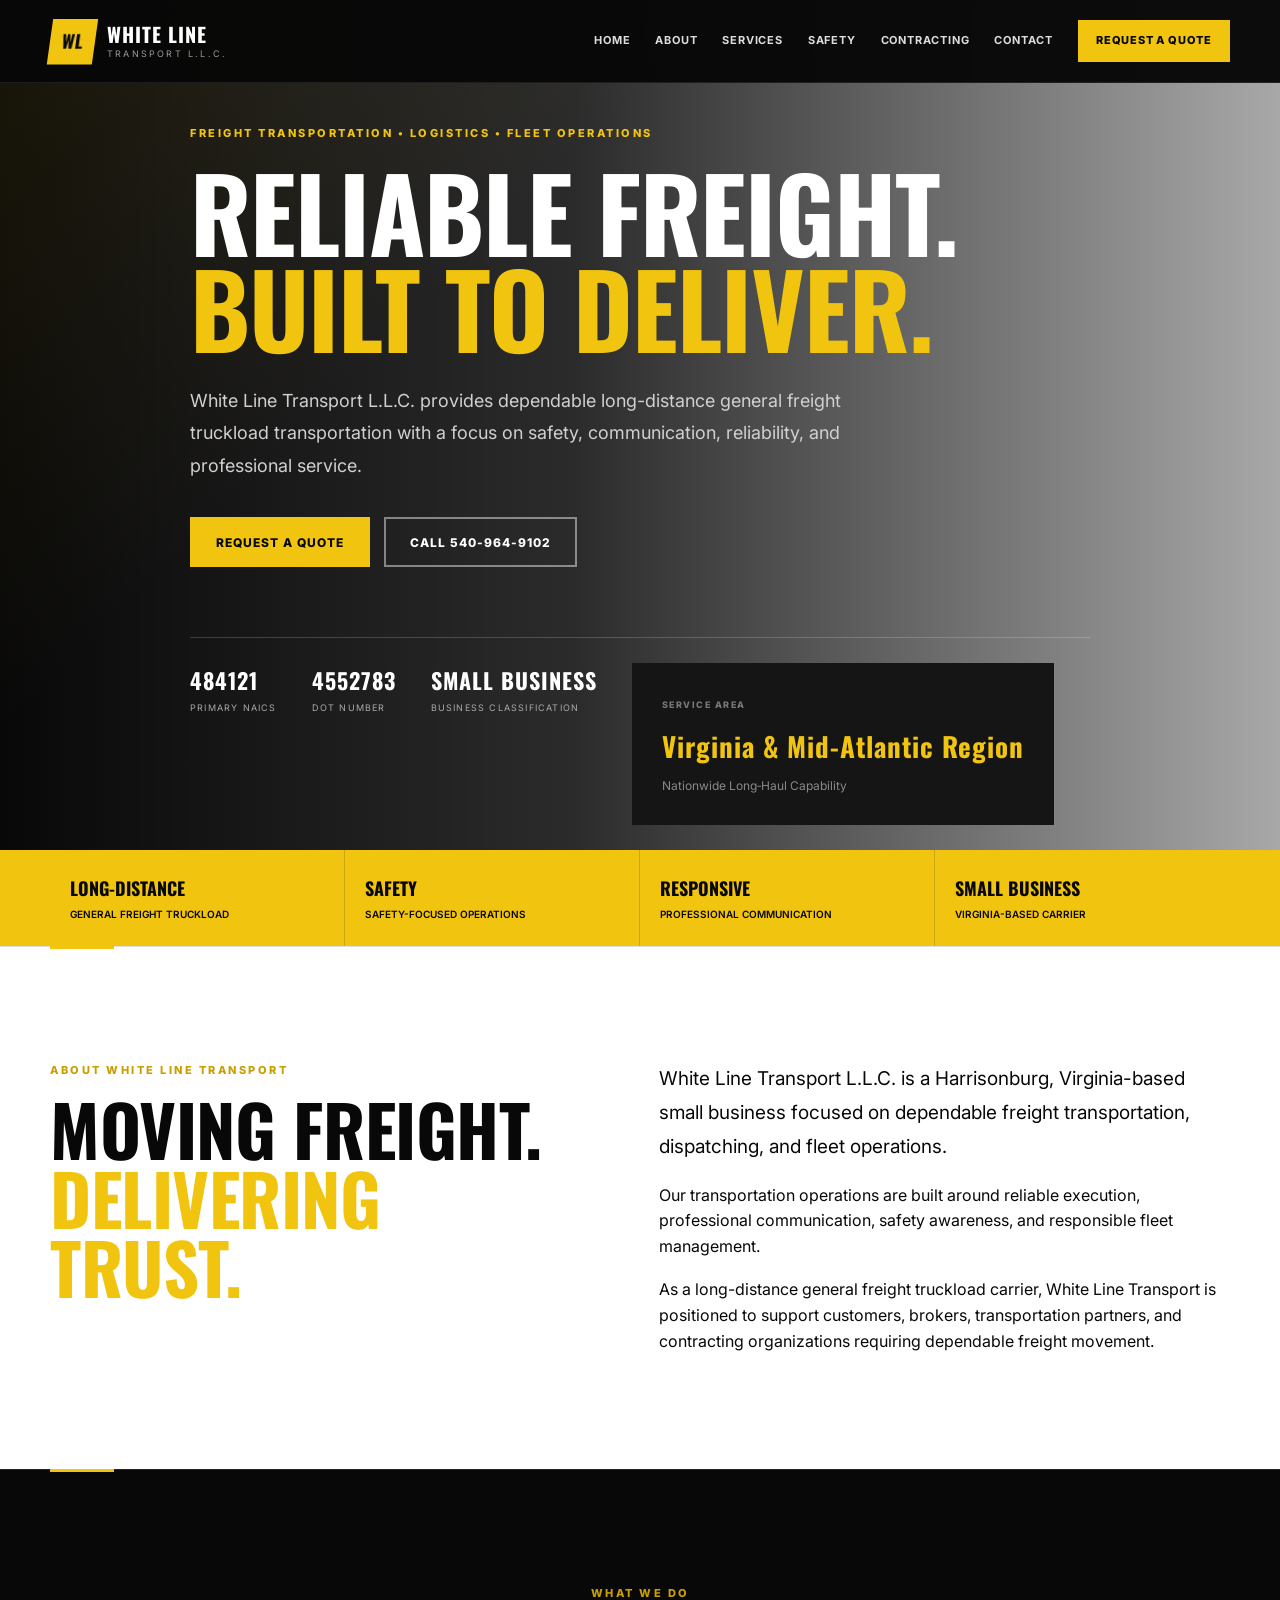
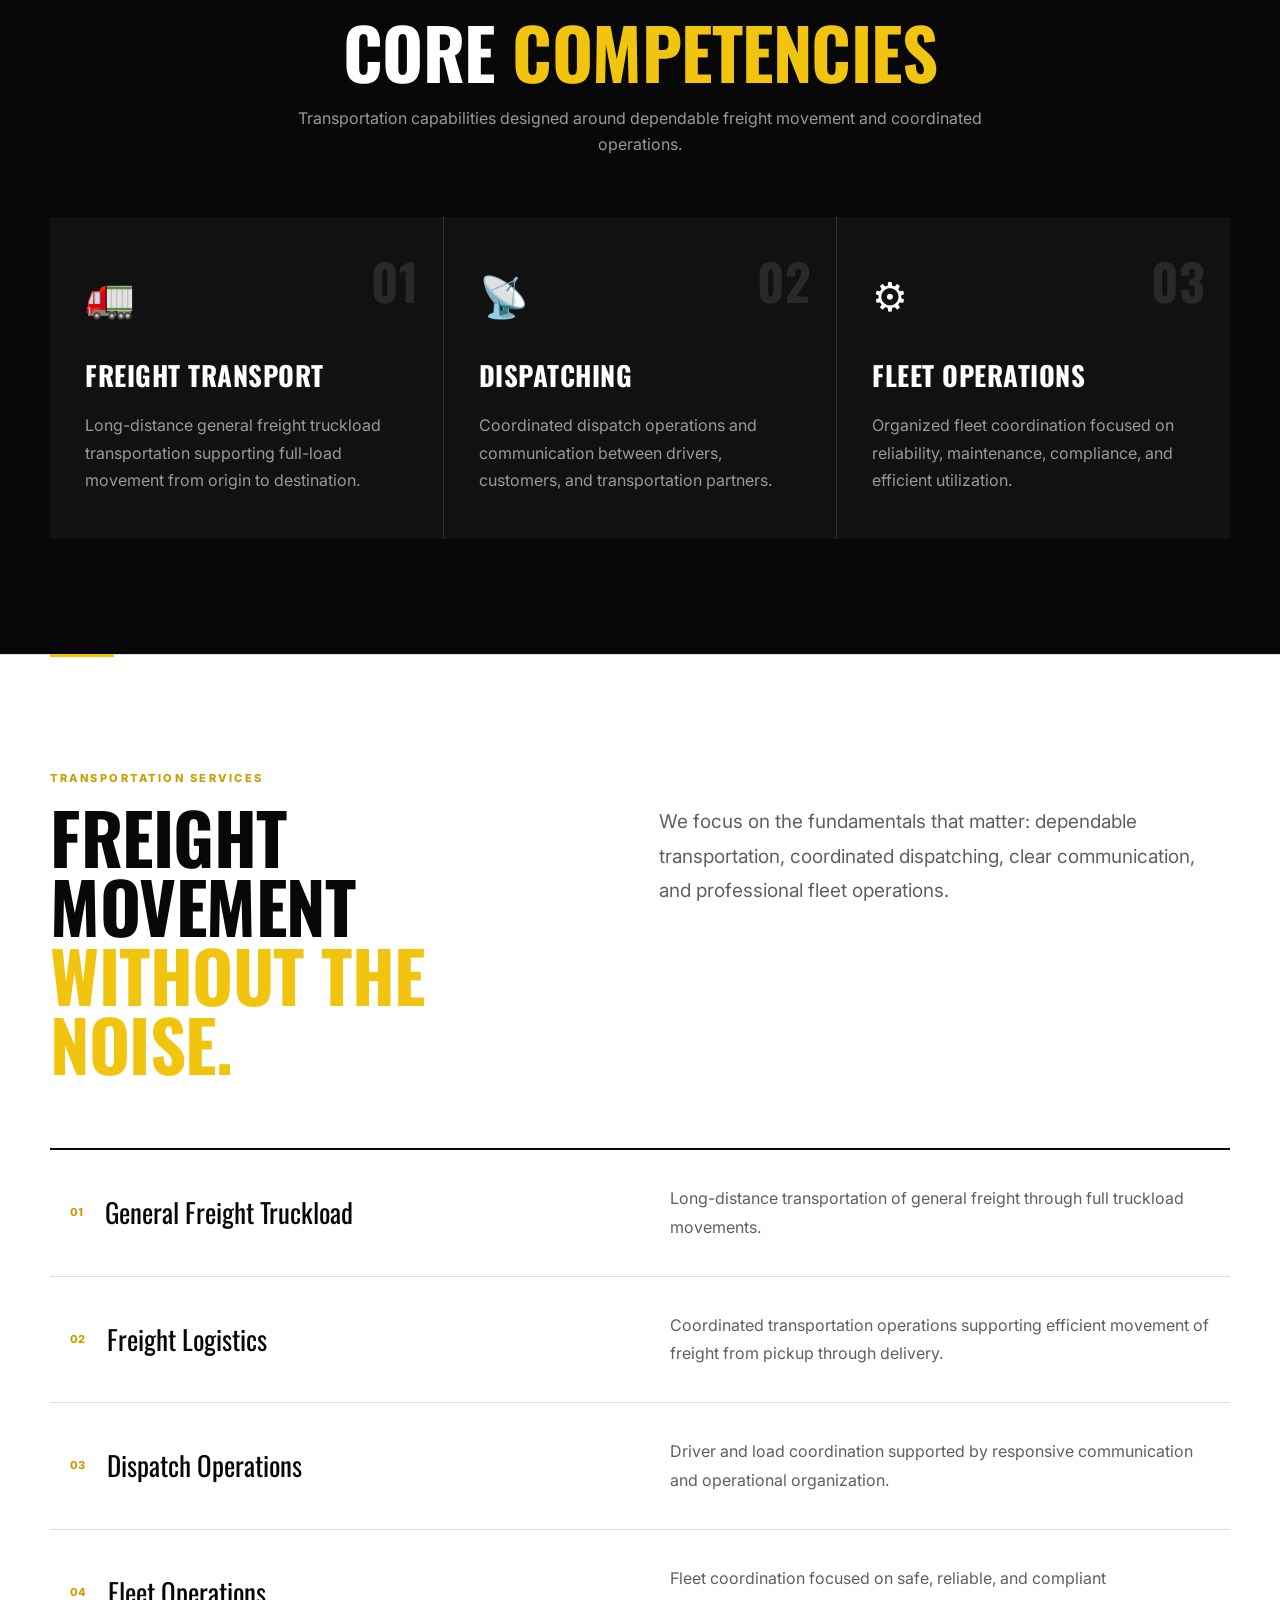
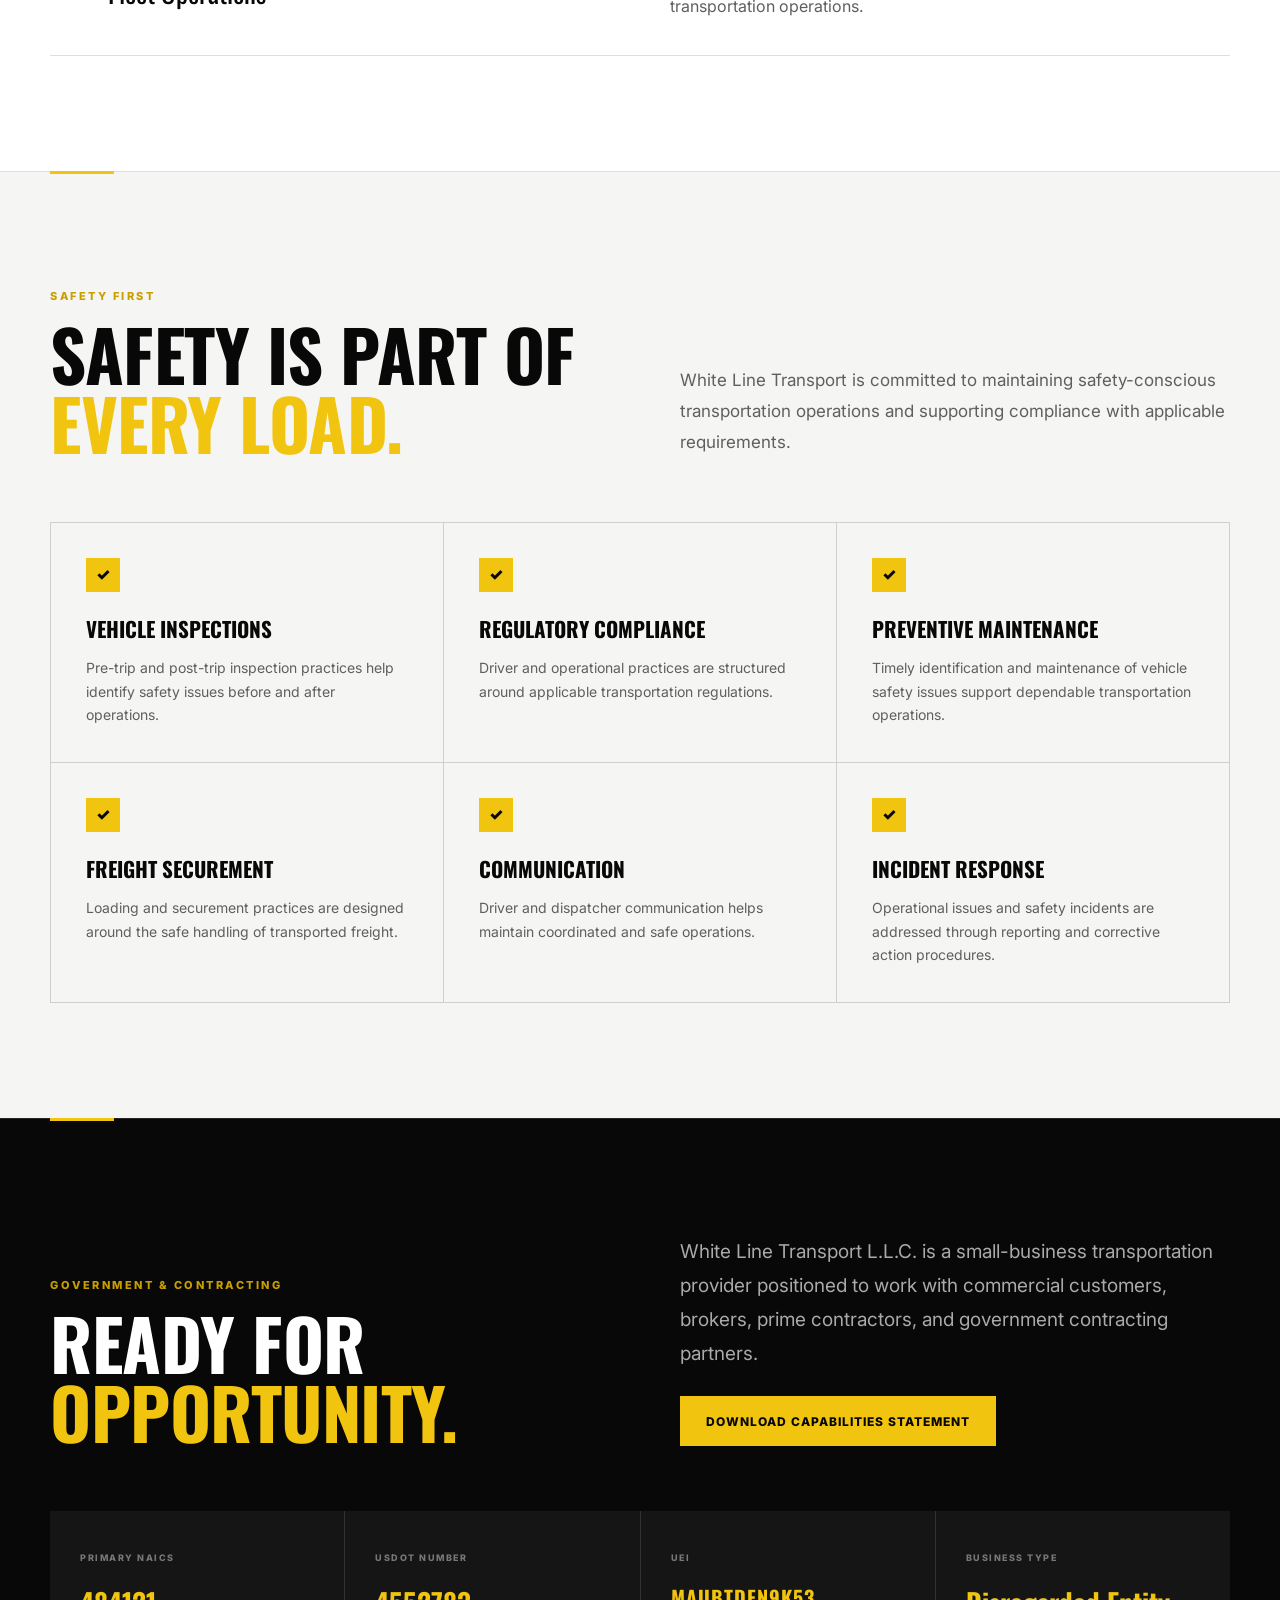
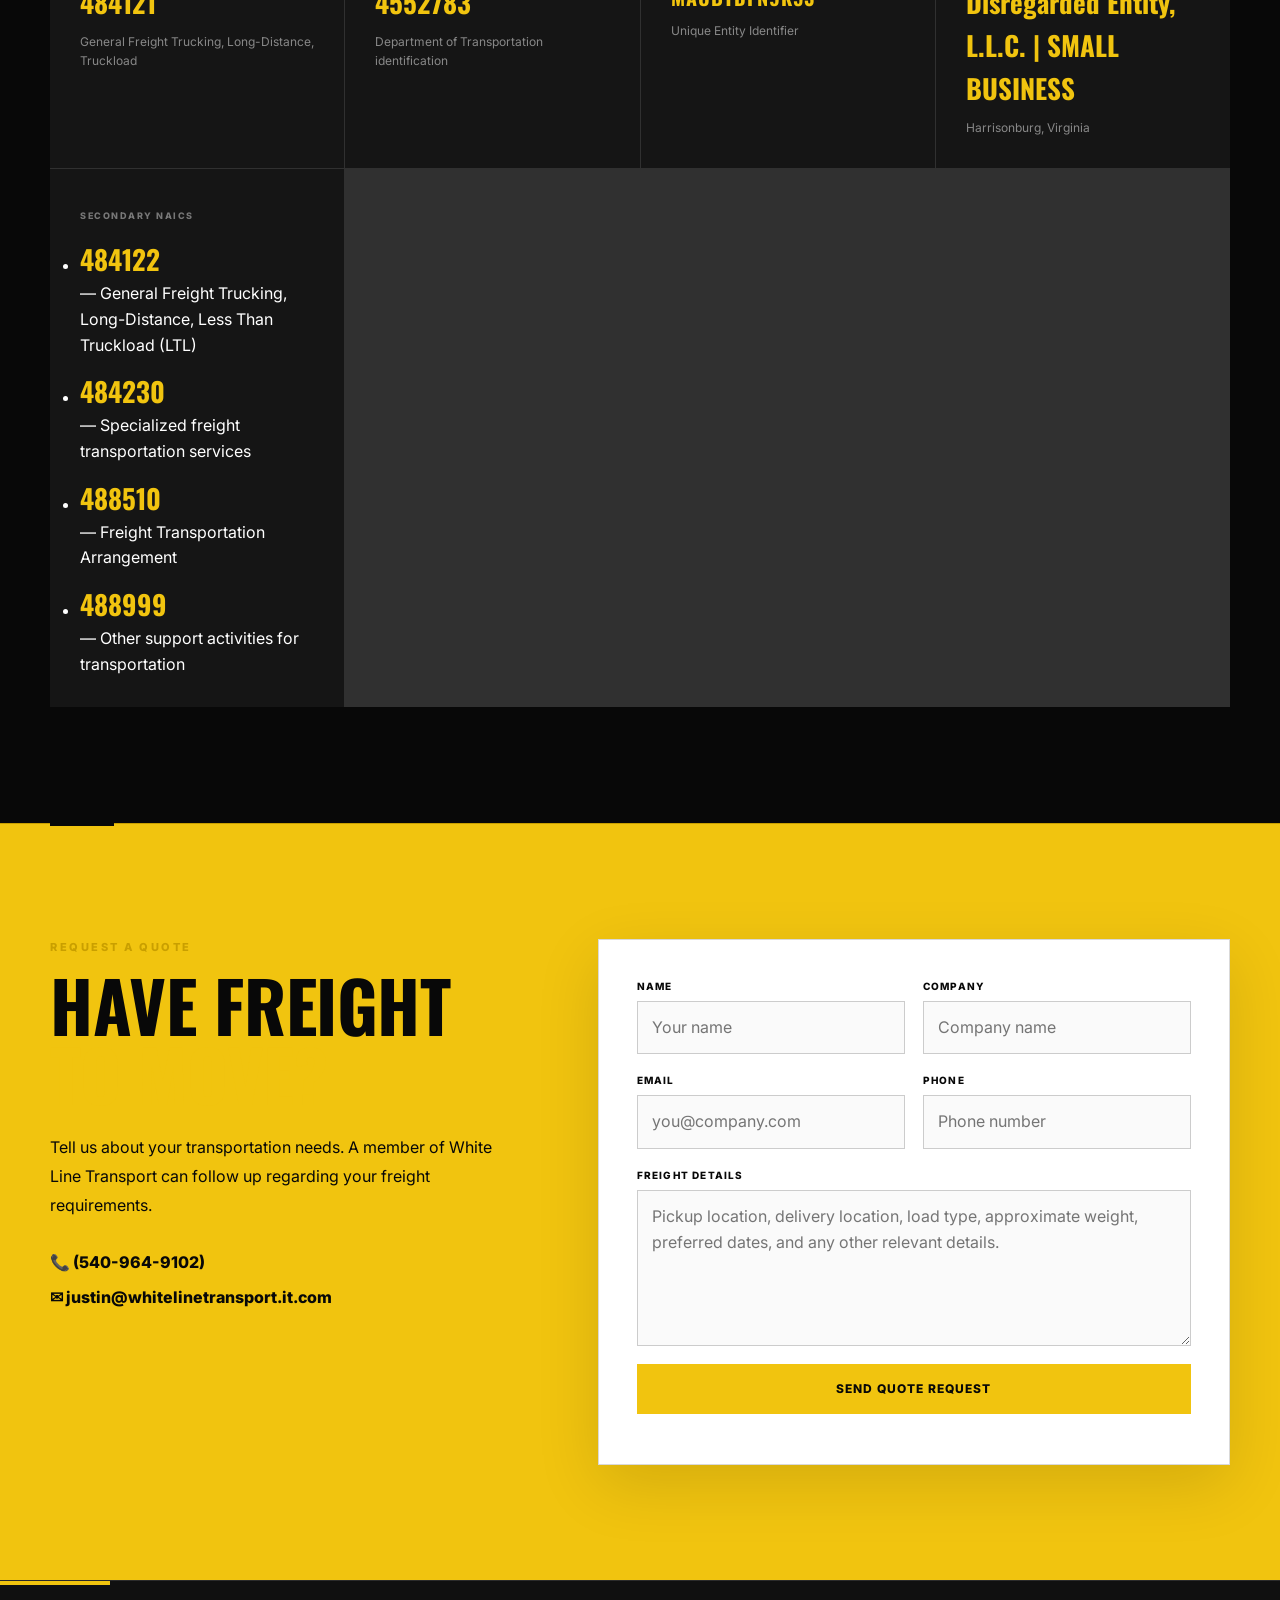
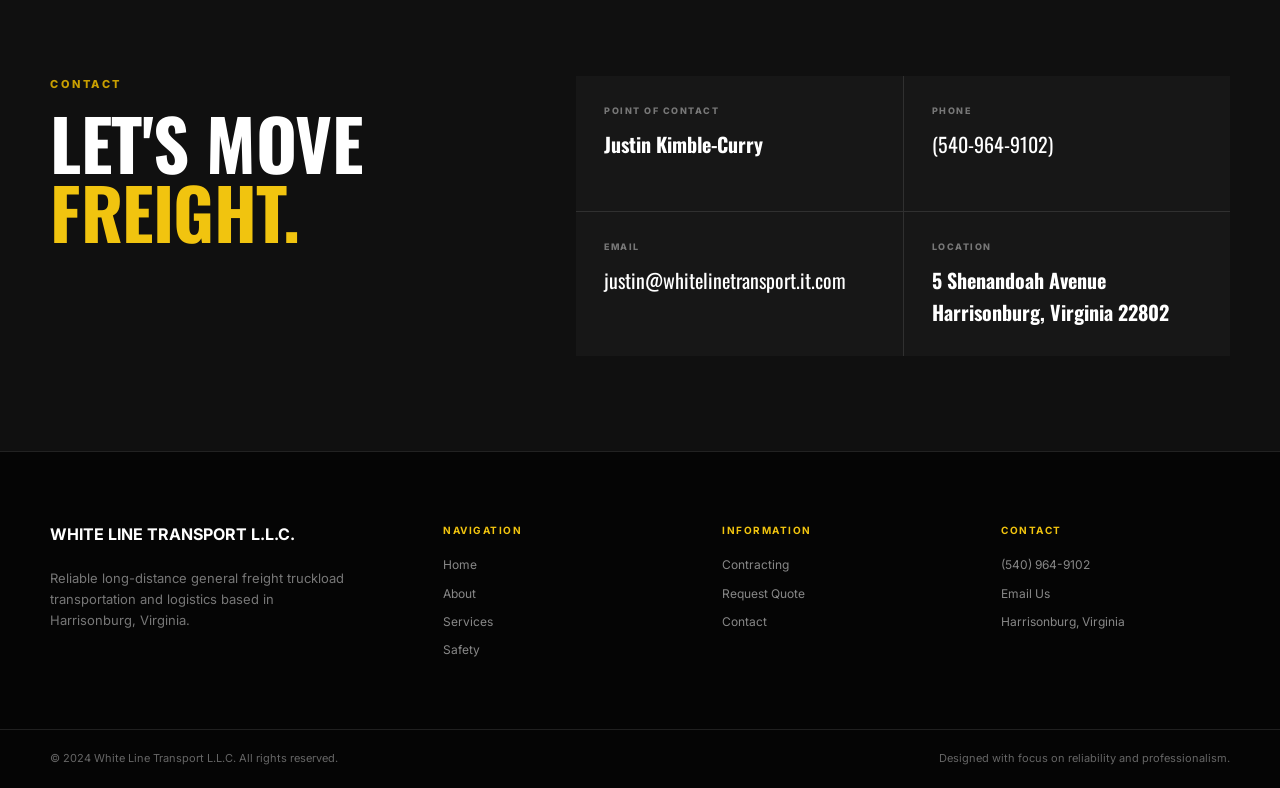
<file: index.html>
<!DOCTYPE html>
<html lang="en">
<head>
    <meta charset="UTF-8">

    <meta
        name="viewport"
        content="width=device-width, initial-scale=1.0"
    >

    <meta
        name="description"
        content="White Line Transport L.L.C. - Reliable long-distance general freight truckload transportation, logistics, dispatching, and fleet operations based in Harrisonburg, Virginia."
    >

    <meta
        name="keywords"
        content="White Line Transport, freight carrier, trucking company, Harrisonburg VA, freight transportation, logistics, truckload, NAICS 484121"
    >

    <meta name="author" content="White Line Transport L.L.C.">

    <title>
        White Line Transport L.L.C. | Freight Transportation & Logistics
    </title>

    <link rel="stylesheet" href="style.css">

    <link
        rel="preconnect"
        href="https://fonts.googleapis.com"
    >

    <link
        rel="preconnect"
        href="https://fonts.gstatic.com"
        crossorigin
    >

    <link
        href="https://fonts.googleapis.com/css2?family=Inter:wght@400;500;600;700;800&family=Oswald:wght@400;500;600;700&display=swap"
        rel="stylesheet"
    >
</head>

<body>

<!-- =========================================
     NAVIGATION
========================================= -->

<header class="site-header">

    <div class="container nav-container">

        <a href="#home" class="logo">

            <div class="logo-mark">
                WL
            </div>

            <div class="logo-text">
                <strong>WHITE LINE</strong>
                <span>TRANSPORT L.L.C.</span>
            </div>

        </a>

        <button
            class="mobile-menu-button"
            id="mobileMenuButton"
            aria-label="Open navigation"
        >
            <span></span>
            <span></span>
            <span></span>
        </button>

        <nav id="mainNav">

            <a href="#home">Home</a>

            <a href="#about">About</a>

            <a href="#services">Services</a>

            <a href="#safety">Safety</a>

            <a href="#contracting">Contracting</a>

            <a href="#contact">Contact</a>

            <a
                href="#quote"
                class="nav-button"
            >
                Request a Quote
            </a>

        </nav>

    </div>

</header>


<!-- =========================================
     HERO
========================================= -->

<main>

<section id="home" class="hero">

    <div class="hero-overlay"></div>

    <div class="container hero-content">

        <div class="hero-label">
            FREIGHT TRANSPORTATION • LOGISTICS • FLEET OPERATIONS
        </div>

        <h1>
            RELIABLE FREIGHT.
            <br>
            <span>BUILT TO DELIVER.</span>
        </h1>

        <p>
            White Line Transport L.L.C. provides dependable
            long-distance general freight truckload transportation
            with a focus on safety, communication, reliability,
            and professional service.
        </p>

        <div class="hero-buttons">

            <a
                href="#quote"
                class="button button-primary"
            >
                Request a Quote
            </a>

            <a
                href="tel:15409649102"
                class="button button-outline"
            >
                Call 540-964-9102
            </a>

        </div>

        <div class="hero-credentials">

            <div>
                <strong>484121</strong>
                <span>Primary NAICS</span>
            </div>

            <div>
                <strong>4552783</strong>
                <span>DOT Number</span>
            </div>

            <div>
                <strong>SMALL BUSINESS</strong>
                <span>Business Classification</span>
            </div>

            <div class="credential">
                <span>SERVICE AREA</span>
                <strong>Virginia &amp; Mid‑Atlantic Region</strong>
                <p>Nationwide Long‑Haul Capability</p>
            </div>

        </div>

    </div>

</section>


<!-- =========================================
     TRUST BAR
========================================= -->

<section class="trust-bar">

    <div class="container trust-grid">

        <div class="trust-item">
            <strong>LONG-DISTANCE</strong>
            <span>General Freight Truckload</span>
        </div>

        <div class="trust-item">
            <strong>SAFETY</strong>
            <span>Safety-Focused Operations</span>
        </div>

        <div class="trust-item">
            <strong>RESPONSIVE</strong>
            <span>Professional Communication</span>
        </div>

        <div class="trust-item">
            <strong>SMALL BUSINESS</strong>
            <span>Virginia-Based Carrier</span>
        </div>

    </div>

</section>


<!-- =========================================
     ABOUT
========================================= -->

<section id="about" class="section about-section">

    <div class="container two-column">

        <div>

            <div class="section-label">
                ABOUT WHITE LINE TRANSPORT
            </div>

            <h2>
                MOVING FREIGHT.
                <br>
                <span>DELIVERING TRUST.</span>
            </h2>

        </div>

        <div class="about-copy">

            <p class="lead">
                White Line Transport L.L.C. is a
                Harrisonburg, Virginia-based small business
                focused on dependable freight transportation,
                dispatching, and fleet operations.
            </p>

            <p>
                Our transportation operations are built around
                reliable execution, professional communication,
                safety awareness, and responsible fleet management.
            </p>

            <p>
                As a long-distance general freight truckload
                carrier, White Line Transport is positioned to
                support customers, brokers, transportation
                partners, and contracting organizations requiring
                dependable freight movement.
            </p>

        </div>

    </div>

</section>


<!-- =========================================
     CORE COMPETENCIES
========================================= -->

<section class="section dark-section">

    <div class="container">

        <div class="center-heading">

            <div class="section-label">
                WHAT WE DO
            </div>

            <h2>
                CORE <span>COMPETENCIES</span>
            </h2>

            <p>
                Transportation capabilities designed around
                dependable freight movement and coordinated
                operations.
            </p>

        </div>


        <div class="competency-grid">

            <article class="competency-card">

                <div class="card-number">
                    01
                </div>

                <div class="card-icon">
                    🚛
                </div>

                <h3>
                    FREIGHT TRANSPORT
                </h3>

                <p>
                    Long-distance general freight truckload
                    transportation supporting full-load
                    movement from origin to destination.
                </p>

            </article>


            <article class="competency-card">

                <div class="card-number">
                    02
                </div>

                <div class="card-icon">
                    📡
                </div>

                <h3>
                    DISPATCHING
                </h3>

                <p>
                    Coordinated dispatch operations and
                    communication between drivers, customers,
                    and transportation partners.
                </p>

            </article>


            <article class="competency-card">

                <div class="card-number">
                    03
                </div>

                <div class="card-icon">
                    ⚙
                </div>

                <h3>
                    FLEET OPERATIONS
                </h3>

                <p>
                    Organized fleet coordination focused on
                    reliability, maintenance, compliance,
                    and efficient utilization.
                </p>

            </article>

        </div>

    </div>

</section>


<!-- =========================================
     SERVICES
========================================= -->

<section id="services" class="section">

    <div class="container">

        <div class="two-column services-heading">

            <div>

                <div class="section-label">
                    TRANSPORTATION SERVICES
                </div>

                <h2>
                    FREIGHT MOVEMENT
                    <br>
                    <span>WITHOUT THE NOISE.</span>
                </h2>

            </div>

            <p class="lead">
                We focus on the fundamentals that matter:
                dependable transportation, coordinated
                dispatching, clear communication, and
                professional fleet operations.
            </p>

        </div>


        <div class="service-list">

            <div class="service-row">

                <div class="service-title">
                    <span>01</span>
                    General Freight Truckload
                </div>

                <p>
                    Long-distance transportation of general
                    freight through full truckload movements.
                </p>

            </div>


            <div class="service-row">

                <div class="service-title">
                    <span>02</span>
                    Freight Logistics
                </div>

                <p>
                    Coordinated transportation operations
                    supporting efficient movement of freight
                    from pickup through delivery.
                </p>

            </div>


            <div class="service-row">

                <div class="service-title">
                    <span>03</span>
                    Dispatch Operations
                </div>

                <p>
                    Driver and load coordination supported by
                    responsive communication and operational
                    organization.
                </p>

            </div>


            <div class="service-row">

                <div class="service-title">
                    <span>04</span>
                    Fleet Operations
                </div>

                <p>
                    Fleet coordination focused on safe,
                    reliable, and compliant transportation
                    operations.
                </p>

            </div>

        </div>

    </div>

</section>


<!-- =========================================
     SAFETY
========================================= -->

<section id="safety" class="section safety-section">

    <div class="container">

        <div class="safety-header">

            <div>

                <div class="section-label">
                    SAFETY FIRST
                </div>

                <h2>
                    SAFETY IS PART OF
                    <br>
                    <span>EVERY LOAD.</span>
                </h2>

            </div>

            <p>
                White Line Transport is committed to maintaining
                safety-conscious transportation operations and
                supporting compliance with applicable requirements.
            </p>

        </div>


        <div class="safety-grid">

            <div class="safety-item">

                <div class="safety-icon">
                    ✓
                </div>

                <h3>
                    VEHICLE INSPECTIONS
                </h3>

                <p>
                    Pre-trip and post-trip inspection practices
                    help identify safety issues before and after
                    operations.
                </p>

            </div>


            <div class="safety-item">

                <div class="safety-icon">
                    ✓
                </div>

                <h3>
                    REGULATORY COMPLIANCE
                </h3>

                <p>
                    Driver and operational practices are structured
                    around applicable transportation regulations.
                </p>

            </div>


            <div class="safety-item">

                <div class="safety-icon">
                    ✓
                </div>

                <h3>
                    PREVENTIVE MAINTENANCE
                </h3>

                <p>
                    Timely identification and maintenance of
                    vehicle safety issues support dependable
                    transportation operations.
                </p>

            </div>


            <div class="safety-item">

                <div class="safety-icon">
                    ✓
                </div>

                <h3>
                    FREIGHT SECUREMENT
                </h3>

                <p>
                    Loading and securement practices are designed
                    around the safe handling of transported freight.
                </p>

            </div>


            <div class="safety-item">

                <div class="safety-icon">
                    ✓
                </div>

                <h3>
                    COMMUNICATION
                </h3>

                <p>
                    Driver and dispatcher communication helps
                    maintain coordinated and safe operations.
                </p>

            </div>


            <div class="safety-item">

                <div class="safety-icon">
                    ✓
                </div>

                <h3>
                    INCIDENT RESPONSE
                </h3>

                <p>
                    Operational issues and safety incidents are
                    addressed through reporting and corrective
                    action procedures.
                </p>

            </div>

        </div>

    </div>

</section>


<!-- =========================================
     GOVERNMENT CONTRACTING
========================================= -->

<section id="contracting" class="section contracting-section">

    <div class="container">

        <div class="contracting-header">

            <div>

                <div class="section-label">
                    GOVERNMENT & CONTRACTING
                </div>

                <h2>
                    READY FOR
                    <br>
                    <span>OPPORTUNITY.</span>
                </h2>

            </div>

            <div>

                <p class="lead">
                    White Line Transport L.L.C. is a small-business
                    transportation provider positioned to work with
                    commercial customers, brokers, prime contractors,
                    and government contracting partners.
                </p>

                <a
                    href="https://raw.githubusercontent.com/iTechDMV/white-line-transport/main/White_Line_Transport_Capabilities_Statement.pdf"
                    class="button button-primary"
                    download
                >
                    Download Capabilities Statement
                </a>

            </div>

        </div>


        <div class="credentials">

            <div class="credential">

                <span>
                    PRIMARY NAICS
                </span>

                <strong>
                    484121
                </strong>

                <p>
                    General Freight Trucking,
                    Long-Distance, Truckload
                </p>

            </div>


            <div class="credential">

                <span>
                    USDOT NUMBER
                </span>

                <strong>
                    4552783
                </strong>

                <p>
                    Department of Transportation
                    identification
                </p>

            </div>


            <div class="credential">

                <span>
                    UEI
                </span>

                <strong class="uei">
                    MAUBTDFN9K53
                </strong>

                <p>
                    Unique Entity Identifier
                </p>

            </div>


            <div class="credential">

                <span>
                    BUSINESS TYPE
                </span>

                <strong>
                   Disregarded Entity, L.L.C. | SMALL BUSINESS
                </strong>

                <p>
                    Harrisonburg, Virginia
                </p>

            </div>


            <div class="credential">
                <span>SECONDARY NAICS</span>
                <ul class="naics-list" aria-label="Secondary NAICS codes">
                    <li><strong>484122</strong> — General Freight Trucking, Long-Distance, Less Than Truckload (LTL)</li>
                    <li><strong>484230</strong> — Specialized freight transportation services</li>
                    <li><strong>488510</strong> — Freight Transportation Arrangement</li>
                    <li><strong>488999</strong> — Other support activities for transportation</li>
                </ul>
            </div>

        </div>

    </div>

</section>


<!-- =========================================
     QUOTE
========================================= -->

<section id="quote" class="section quote-section">

    <div class="container quote-container">

        <div class="quote-intro">

            <div class="section-label">
                REQUEST A QUOTE
            </div>

            <h2>
                HAVE FREIGHT
                <br>
                <span>TO MOVE?</span>
            </h2>

            <p>
                Tell us about your transportation needs.
                A member of White Line Transport can follow
                up regarding your freight requirements.
            </p>

            <div class="direct-contact">

                <a href="tel:15409649102">
                    📞 (540-964-9102)
                </a>

                <a href="mailto:justin@whitelinetransport.it.com">
                    ✉ justin@whitelinetransport.it.com
                </a>

            </div>

        </div>


        <form
            class="quote-form"
            id="quoteForm"
        >

            <div class="form-row">

                <div class="form-group">

                    <label for="name">
                        Name
                    </label>

                    <input
                        type="text"
                        id="name"
                        name="name"
                        required
                        placeholder="Your name"
                    >

                </div>


                <div class="form-group">

                    <label for="company">
                        Company
                    </label>

                    <input
                        type="text"
                        id="company"
                        name="company"
                        placeholder="Company name"
                    >

                </div>

            </div>


            <div class="form-row">

                <div class="form-group">

                    <label for="email">
                        Email
                    </label>

                    <input
                        type="email"
                        id="email"
                        name="email"
                        required
                        placeholder="you@company.com"
                    >

                </div>


                <div class="form-group">

                    <label for="phone">
                        Phone
                    </label>

                    <input
                        type="tel"
                        id="phone"
                        name="phone"
                        placeholder="Phone number"
                    >

                </div>

            </div>


            <div class="form-group">

                <label for="freight">
                    Freight Details
                </label>

                <textarea
                    id="freight"
                    name="freight"
                    rows="5"
                    placeholder="Pickup location, delivery location, load type, approximate weight, preferred dates, and any other relevant details."
                ></textarea>

            </div>


            <button
                type="submit"
                class="button button-primary form-button"
            >
                Send Quote Request
            </button>

            <p
                id="formMessage"
                class="form-message"
            ></p>

        </form>

    </div>

</section>


<!-- =========================================
     CONTACT
========================================= -->

<section id="contact" class="contact-section">

    <div class="container">

        <div class="contact-grid">

            <div>

                <div class="section-label">
                    CONTACT
                </div>

                <h2>
                    LET'S MOVE
                    <br>
                    <span>FREIGHT.</span>
                </h2>

            </div>


            <div class="contact-details">

                <div class="contact-item">

                    <span>
                        POINT OF CONTACT
                    </span>

                    <strong>
                        Justin Kimble-Curry
                    </strong>

                </div>


                <div class="contact-item">

                    <span>
                        PHONE
                    </span>

                    <a href="tel:15409649102">
                        (540-964-9102)
                    </a>

                </div>


                <div class="contact-item">

                    <span>
                        EMAIL
                    </span>

                    <a href="mailto:justin@whitelinetransport.it.com">
                        justin@whitelinetransport.it.com
                    </a>

                </div>


                <div class="contact-item">

                    <span>
                        LOCATION
                    </span>

                    <strong>
                        5 Shenandoah Avenue
                        <br>
                        Harrisonburg, Virginia 22802
                    </strong>

                </div>

            </div>

        </div>

    </div>

</section>

</main>


<!-- =========================================
     FOOTER
========================================= -->

<footer>

    <div class="container footer-main">

        <div class="footer-brand">
            <strong>WHITE LINE TRANSPORT L.L.C.</strong>
            <p>Reliable long-distance general freight truckload transportation and logistics based in Harrisonburg, Virginia.</p>
        </div>

        <div class="footer-links">
            <h4>NAVIGATION</h4>
            <a href="#home">Home</a>
            <a href="#about">About</a>
            <a href="#services">Services</a>
            <a href="#safety">Safety</a>
        </div>

        <div class="footer-links">
            <h4>INFORMATION</h4>
            <a href="#contracting">Contracting</a>
            <a href="#quote">Request Quote</a>
            <a href="#contact">Contact</a>
        </div>

        <div class="footer-links">
            <h4>CONTACT</h4>
            <a href="tel:15409649102">(540) 964-9102</a>
            <a href="mailto:justin@whitelinetransport.it.com">Email Us</a>
            <span>Harrisonburg, Virginia</span>
        </div>

    </div>

    <div class="footer-bottom">
        <div class="container">
            <span>&copy; 2024 White Line Transport L.L.C. All rights reserved.</span>
            <span>Designed with focus on reliability and professionalism.</span>
        </div>
    </div>

</footer>

</body>
</html>
</file>
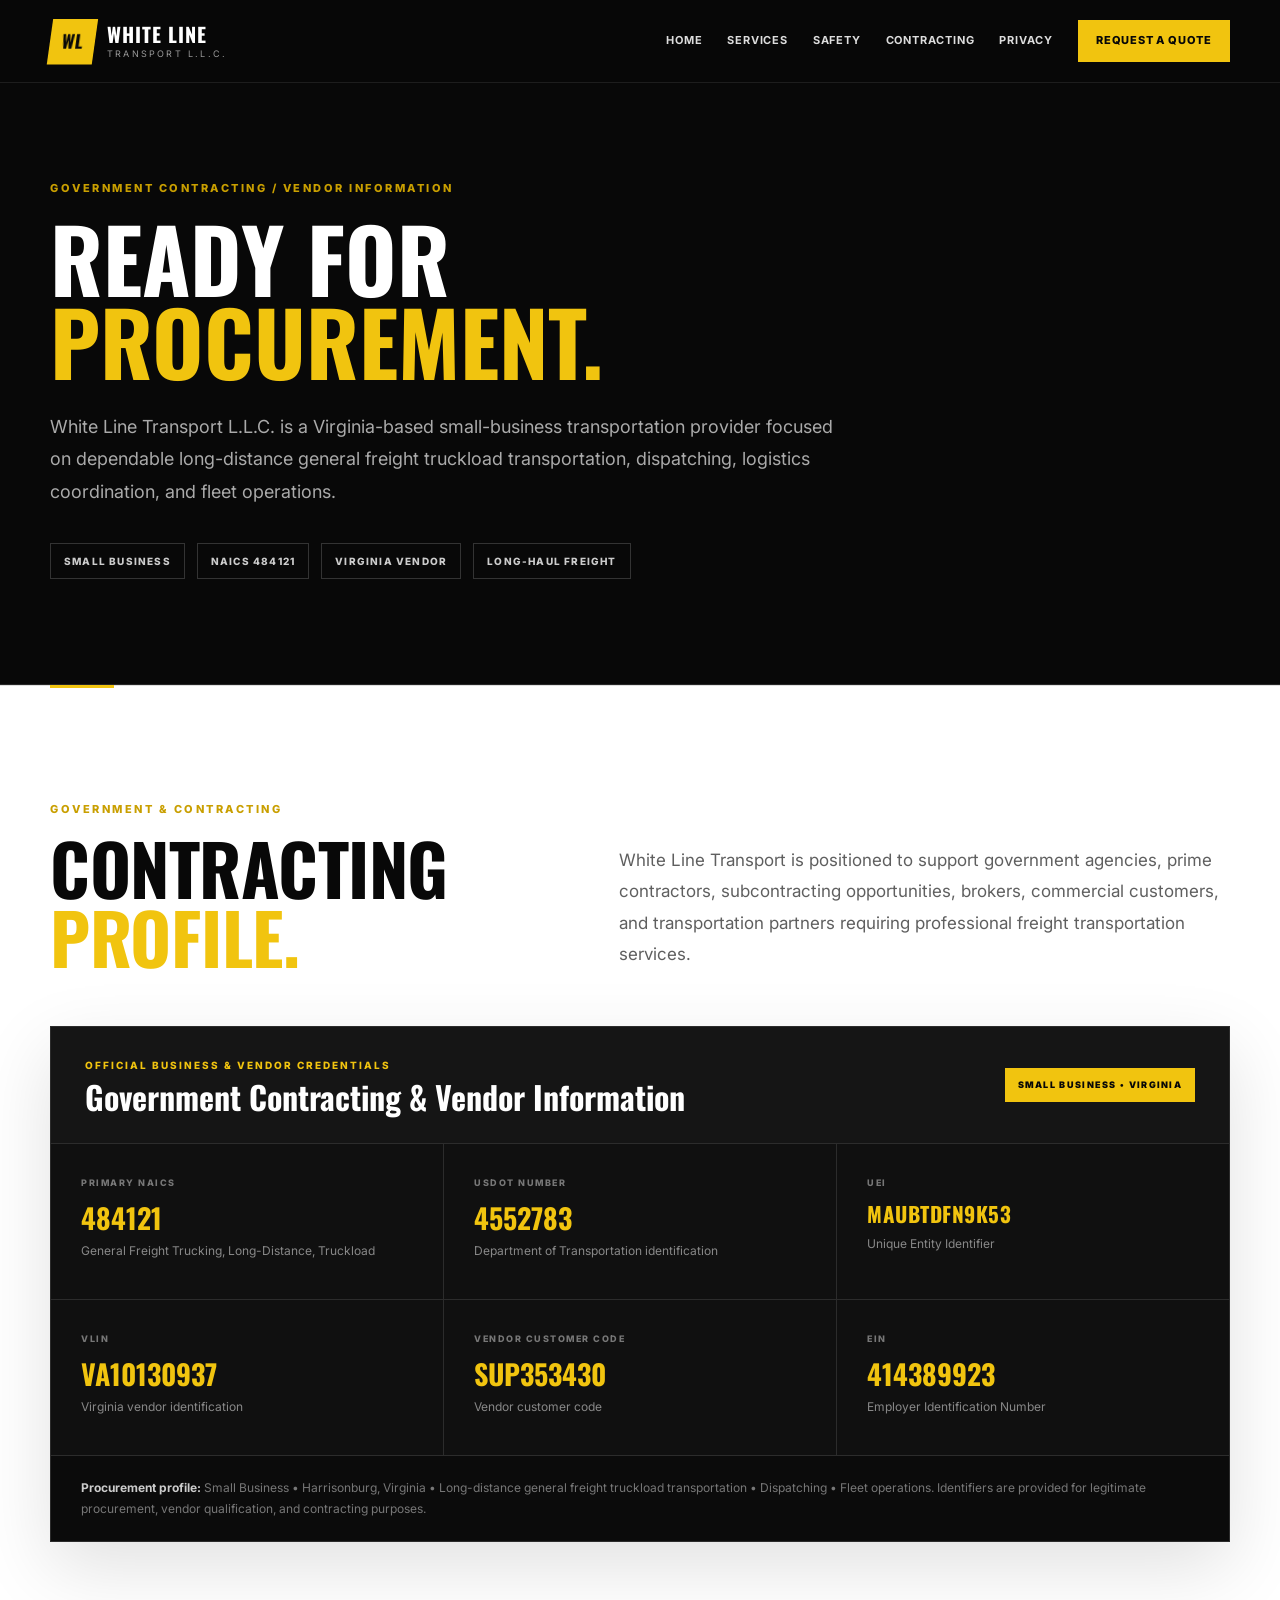
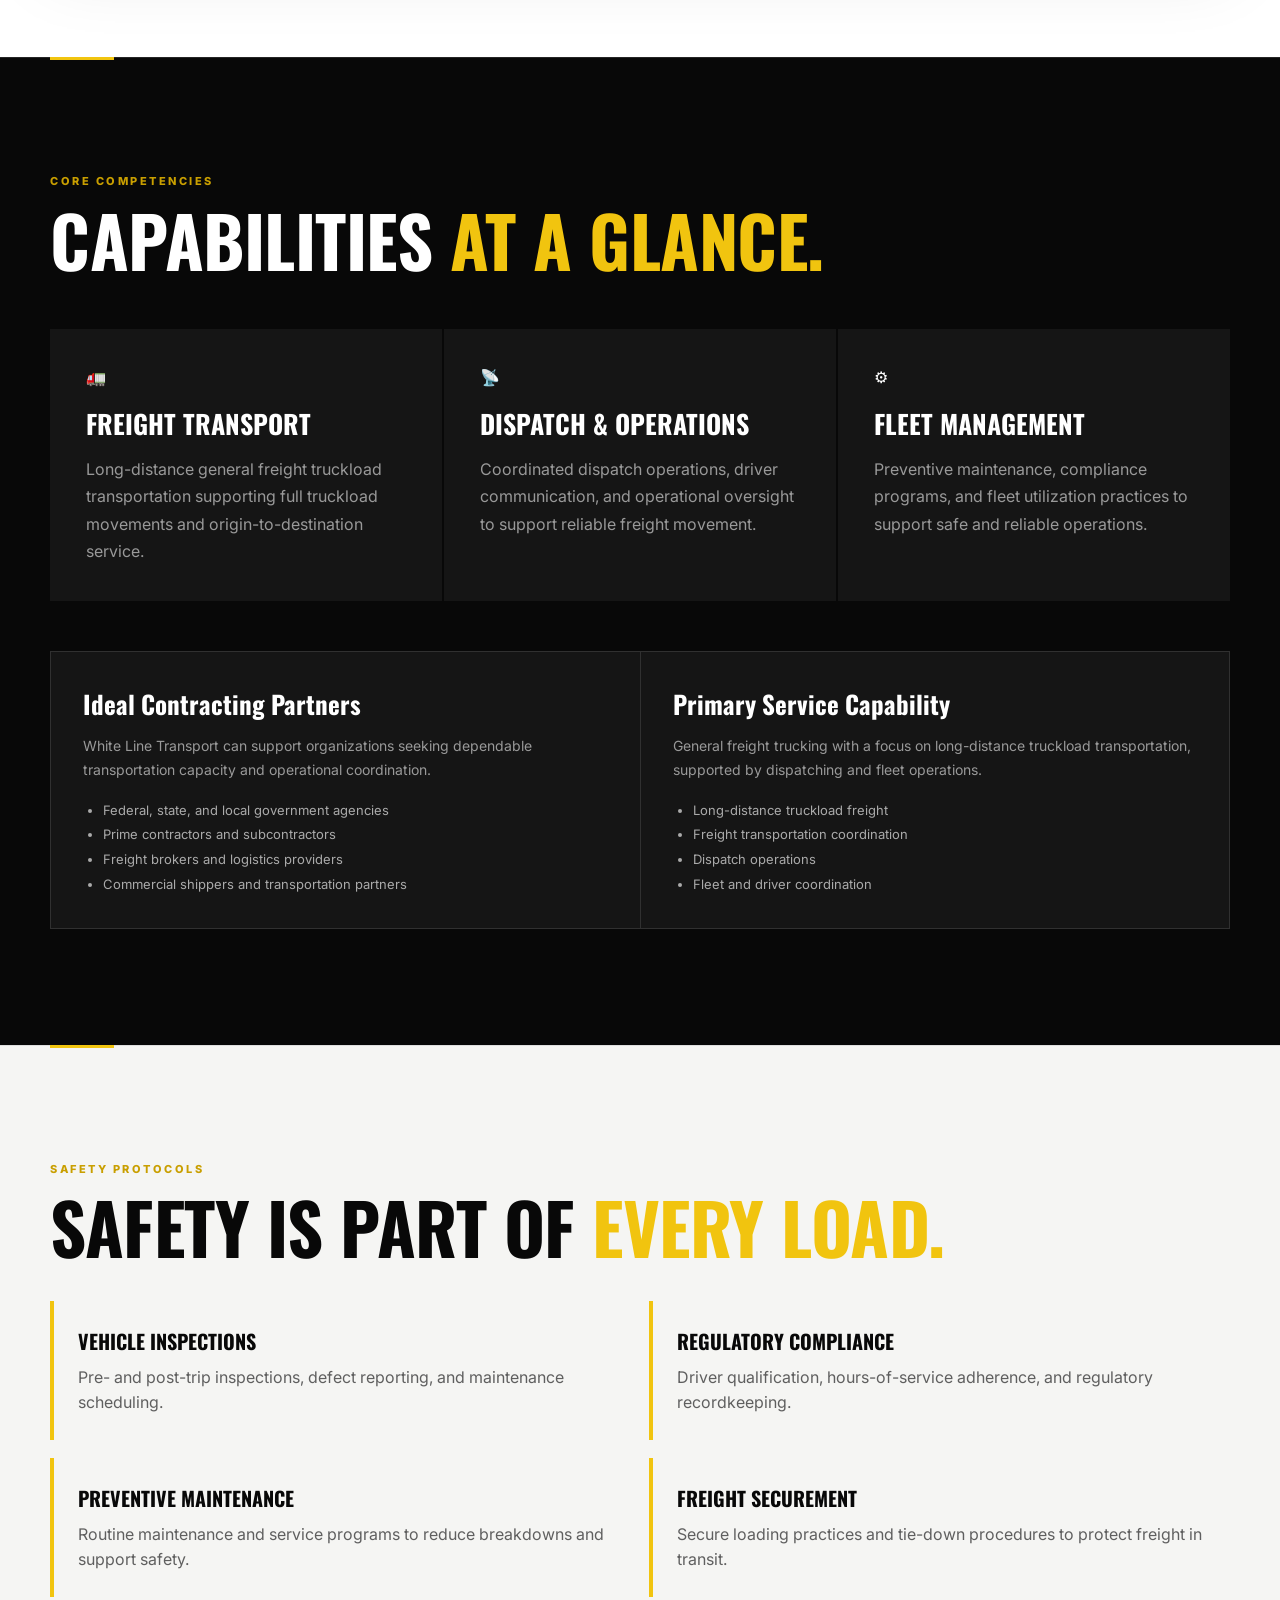
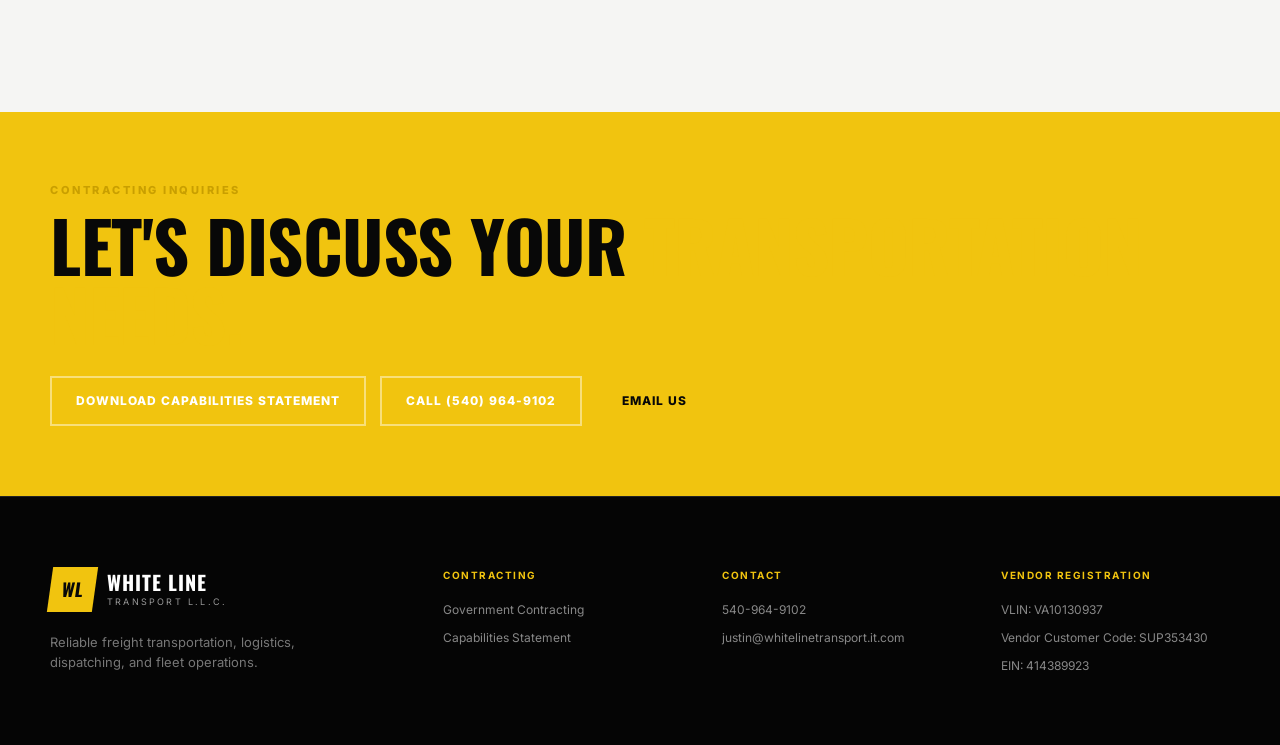
<file: government-contracting.html>
<!DOCTYPE html>
<html lang="en">
<head>
    <meta charset="UTF-8">
    <meta name="viewport" content="width=device-width, initial-scale=1.0">
    <meta name="description" content="White Line Transport L.L.C. Government Contracting & Vendor Information — freight transportation, logistics, dispatching, fleet operations, and vendor registration information.">
    <meta name="author" content="White Line Transport L.L.C.">
    <title>Government Contracting & Vendor Information | White Line Transport L.L.C.</title>
    <link rel="stylesheet" href="style.css">
    <link rel="preconnect" href="https://fonts.googleapis.com">
    <link rel="preconnect" href="https://fonts.gstatic.com" crossorigin>
    <link href="https://fonts.googleapis.com/css2?family=Inter:wght@400;500;600;700;800&family=Oswald:wght@400;500;600;700&display=swap" rel="stylesheet">
    <style>
        .inner-hero{padding:180px 0 105px;background:#080808;color:#fff;border-bottom:1px solid #262626}
        .inner-hero h1{font-family:var(--font-heading);font-size:clamp(48px,7vw,88px);line-height:.95;margin-top:18px}
        .inner-hero h1 span{color:var(--accent)}
        .inner-hero p{max-width:800px;color:#aaa;font-size:18px;line-height:1.8;margin-top:28px}
        .hero-meta{display:flex;flex-wrap:wrap;gap:12px;margin-top:35px}
        .hero-meta span{padding:9px 13px;border:1px solid #333;color:#ccc;font-size:10px;font-weight:800;letter-spacing:1.2px;text-transform:uppercase}

        .contracting-intro{display:grid;grid-template-columns:1fr 1.25fr;gap:80px;align-items:end}
        .contracting-intro p{color:#5f5f5f;font-size:17px;line-height:1.85}

        .vendor-panel{margin-top:55px;border:1px solid #2c2c2c;background:#101010;color:#fff;box-shadow:0 25px 70px rgba(0,0,0,.12)}
        .vendor-panel-header{display:flex;justify-content:space-between;gap:30px;align-items:center;padding:30px 34px;border-bottom:1px solid #2c2c2c;background:#151515}
        .vendor-panel-header span{display:block;color:var(--accent);font-size:10px;font-weight:800;letter-spacing:2px;text-transform:uppercase}
        .vendor-panel-header h3{font-family:var(--font-heading);font-size:32px;line-height:1.05;margin-top:7px}
        .vendor-status{padding:10px 13px;background:var(--accent);color:#080808;font-size:9px;font-weight:900;letter-spacing:1.3px;text-transform:uppercase;white-space:nowrap}
        .identifier-grid{display:grid;grid-template-columns:repeat(3,1fr);gap:1px;background:#2c2c2c}
        .identifier-card{background:#101010;padding:29px 30px;min-height:155px;border-top:3px solid transparent;transition:.2s ease}
        .identifier-card:hover{border-top-color:var(--accent);background:#171717}
        .identifier-card .label{display:block;color:#777;font-size:9px;font-weight:800;letter-spacing:1.5px;text-transform:uppercase}
        .identifier-card .value{display:block;color:var(--accent);font-family:var(--font-heading);font-size:28px;line-height:1.05;margin-top:12px}
        .identifier-card .value.small{font-size:21px;letter-spacing:.5px}
        .identifier-card p{color:#888;font-size:12px;line-height:1.6;margin-top:9px}
        .vendor-panel-footer{padding:22px 30px;background:#0b0b0b;border-top:1px solid #2c2c2c;color:#777;font-size:12px;line-height:1.7}
        .vendor-panel-footer strong{color:#ccc}

        .cap-grid{display:grid;grid-template-columns:repeat(3,1fr);gap:2px;margin-top:55px}
        .cap-card{background:#151515;color:#fff;padding:36px;min-height:230px}
        .cap-card h3{font-family:var(--font-heading);font-size:26px;margin-top:12px}
        .cap-card p{color:#999;margin-top:12px;line-height:1.7}

        .procurement-grid{display:grid;grid-template-columns:1fr 1fr;gap:1px;background:#303030;margin-top:50px;border:1px solid #303030}
        .procurement-card{background:#151515;padding:32px;color:#fff}
        .procurement-card h3{font-family:var(--font-heading);font-size:25px;margin-bottom:10px}
        .procurement-card p{color:#999;line-height:1.7;font-size:14px}
        .procurement-card ul{margin-top:16px;padding-left:20px;color:#aaa;line-height:1.9;font-size:13px}

        .safety-list{display:grid;grid-template-columns:repeat(2,1fr);gap:18px;margin-top:40px}
        .safety-list div{padding:24px;background:var(--off-white);border-left:4px solid var(--accent)}
        .safety-list strong{font-family:var(--font-heading);font-size:20px}
        .safety-list p{color:#5f5f5f;margin-top:7px}
        .cta-band{background:var(--accent);padding:70px 0}
        .cta-band h2{margin-top:10px}
        .cta-actions{display:flex;flex-wrap:wrap;gap:14px;margin-top:28px}

        @media(max-width:850px){
            .contracting-intro{grid-template-columns:1fr;gap:30px}
            .identifier-grid{grid-template-columns:repeat(2,1fr)}
            .cap-grid,.procurement-grid,.safety-list{grid-template-columns:1fr}
            .vendor-panel-header{align-items:flex-start;flex-direction:column}
        }
        @media(max-width:560px){
            .inner-hero{padding-top:145px}
            .identifier-grid{grid-template-columns:1fr}
            .identifier-card{min-height:auto}
            .vendor-panel-header{padding:24px}
            .vendor-panel-footer{padding:20px 24px}
        }
    </style>
</head>
<body>
<header class="site-header">
    <div class="container nav-container">
        <a href="index.html" class="logo"><div class="logo-mark">WL</div><div class="logo-text"><strong>WHITE LINE</strong><span>TRANSPORT L.L.C.</span></div></a>
        <nav>
            <a href="index.html">Home</a>
            <a href="index.html#services">Services</a>
            <a href="index.html#safety">Safety</a>
            <a href="government-contracting.html">Contracting</a>
            <a href="privacy-policy.html">Privacy</a>
            <a href="index.html#quote" class="nav-button">Request a Quote</a>
        </nav>
    </div>
</header>

<main>
<section class="inner-hero">
    <div class="container">
        <div class="section-label">GOVERNMENT CONTRACTING / VENDOR INFORMATION</div>
        <h1>READY FOR<br><span>PROCUREMENT.</span></h1>
        <p>White Line Transport L.L.C. is a Virginia-based small-business transportation provider focused on dependable long-distance general freight truckload transportation, dispatching, logistics coordination, and fleet operations.</p>
        <div class="hero-meta">
            <span>Small Business</span>
            <span>NAICS 484121</span>
            <span>Virginia Vendor</span>
            <span>Long-Haul Freight</span>
        </div>
    </div>
</section>

<section class="section">
    <div class="container">
        <div class="contracting-intro">
            <div>
                <div class="section-label">GOVERNMENT & CONTRACTING</div>
                <h2>CONTRACTING <span>PROFILE.</span></h2>
            </div>
            <p>White Line Transport is positioned to support government agencies, prime contractors, subcontracting opportunities, brokers, commercial customers, and transportation partners requiring professional freight transportation services.</p>
        </div>

        <div class="vendor-panel">
            <div class="vendor-panel-header">
                <div>
                    <span>Official Business & Vendor Credentials</span>
                    <h3>Government Contracting & Vendor Information</h3>
                </div>
                <div class="vendor-status">Small Business • Virginia</div>
            </div>

            <div class="identifier-grid">
                <div class="identifier-card"><span class="label">Primary NAICS</span><strong class="value">484121</strong><p>General Freight Trucking, Long-Distance, Truckload</p></div>
                <div class="identifier-card"><span class="label">USDOT Number</span><strong class="value">4552783</strong><p>Department of Transportation identification</p></div>
                <div class="identifier-card"><span class="label">UEI</span><strong class="value small">MAUBTDFN9K53</strong><p>Unique Entity Identifier</p></div>
                <div class="identifier-card"><span class="label">VLIN</span><strong class="value">VA10130937</strong><p>Virginia vendor identification</p></div>
                <div class="identifier-card"><span class="label">Vendor Customer Code</span><strong class="value">SUP353430</strong><p>Vendor customer code</p></div>
                <div class="identifier-card"><span class="label">EIN</span><strong class="value">414389923</strong><p>Employer Identification Number</p></div>
            </div>

            <div class="vendor-panel-footer"><strong>Procurement profile:</strong> Small Business • Harrisonburg, Virginia • Long-distance general freight truckload transportation • Dispatching • Fleet operations. Identifiers are provided for legitimate procurement, vendor qualification, and contracting purposes.</div>
        </div>
    </div>
</section>

<section class="section dark-section">
    <div class="container">
        <div class="section-label">CORE COMPETENCIES</div>
        <h2>CAPABILITIES <span>AT A GLANCE.</span></h2>
        <div class="cap-grid">
            <article class="cap-card"><div class="cap-icon">🚛</div><h3>FREIGHT TRANSPORT</h3><p>Long-distance general freight truckload transportation supporting full truckload movements and origin-to-destination service.</p></article>
            <article class="cap-card"><div class="cap-icon">📡</div><h3>DISPATCH & OPERATIONS</h3><p>Coordinated dispatch operations, driver communication, and operational oversight to support reliable freight movement.</p></article>
            <article class="cap-card"><div class="cap-icon">⚙</div><h3>FLEET MANAGEMENT</h3><p>Preventive maintenance, compliance programs, and fleet utilization practices to support safe and reliable operations.</p></article>
        </div>

        <div class="procurement-grid">
            <div class="procurement-card"><h3>Ideal Contracting Partners</h3><p>White Line Transport can support organizations seeking dependable transportation capacity and operational coordination.</p><ul><li>Federal, state, and local government agencies</li><li>Prime contractors and subcontractors</li><li>Freight brokers and logistics providers</li><li>Commercial shippers and transportation partners</li></ul></div>
            <div class="procurement-card"><h3>Primary Service Capability</h3><p>General freight trucking with a focus on long-distance truckload transportation, supported by dispatching and fleet operations.</p><ul><li>Long-distance truckload freight</li><li>Freight transportation coordination</li><li>Dispatch operations</li><li>Fleet and driver coordination</li></ul></div>
        </div>
    </div>
</section>

<section class="section safety-section">
    <div class="container">
        <div class="section-label">SAFETY PROTOCOLS</div>
        <h2>SAFETY IS PART OF <span>EVERY LOAD.</span></h2>
        <div class="safety-list">
            <div><strong>VEHICLE INSPECTIONS</strong><p>Pre- and post-trip inspections, defect reporting, and maintenance scheduling.</p></div>
            <div><strong>REGULATORY COMPLIANCE</strong><p>Driver qualification, hours-of-service adherence, and regulatory recordkeeping.</p></div>
            <div><strong>PREVENTIVE MAINTENANCE</strong><p>Routine maintenance and service programs to reduce breakdowns and support safety.</p></div>
            <div><strong>FREIGHT SECUREMENT</strong><p>Secure loading practices and tie-down procedures to protect freight in transit.</p></div>
        </div>
    </div>
</section>

<section class="cta-band">
    <div class="container">
        <div class="section-label">CONTRACTING INQUIRIES</div>
        <h2>LET'S DISCUSS YOUR <span>TRANSPORTATION NEEDS.</span></h2>
        <div class="cta-actions">
            <a href="White_Line_Transport_Capabilities_Statement.pdf" class="button button-outline" download>Download Capabilities Statement</a>
            <a href="tel:15409649102" class="button button-outline">Call (540) 964-9102</a>
            <a href="mailto:justin@whitelinetransport.it.com" class="button button-primary">Email Us</a>
        </div>
    </div>
</section>
</main>

<footer>
    <div class="container footer-main">
        <div class="footer-brand">
            <div class="logo"><div class="logo-mark">WL</div><div class="logo-text"><strong>WHITE LINE</strong><span>TRANSPORT L.L.C.</span></div></div>
            <p>Reliable freight transportation, logistics, dispatching, and fleet operations.</p>
        </div>
        <div class="footer-links"><h4>CONTRACTING</h4><a href="government-contracting.html">Government Contracting</a><a href="White_Line_Transport_Capabilities_Statement.pdf" download>Capabilities Statement</a></div>
        <div class="footer-links"><h4>CONTACT</h4><a href="tel:15409649102">540-964-9102</a><a href="mailto:justin@whitelinetransport.it.com">justin@whitelinetransport.it.com</a></div>
        <div class="footer-links"><h4>VENDOR REGISTRATION</h4><span>VLIN: VA10130937</span><span>Vendor Customer Code: SUP353430</span><span>EIN: 414389923</span></div>
    </div>
</footer>
</body>
</html>
</file>
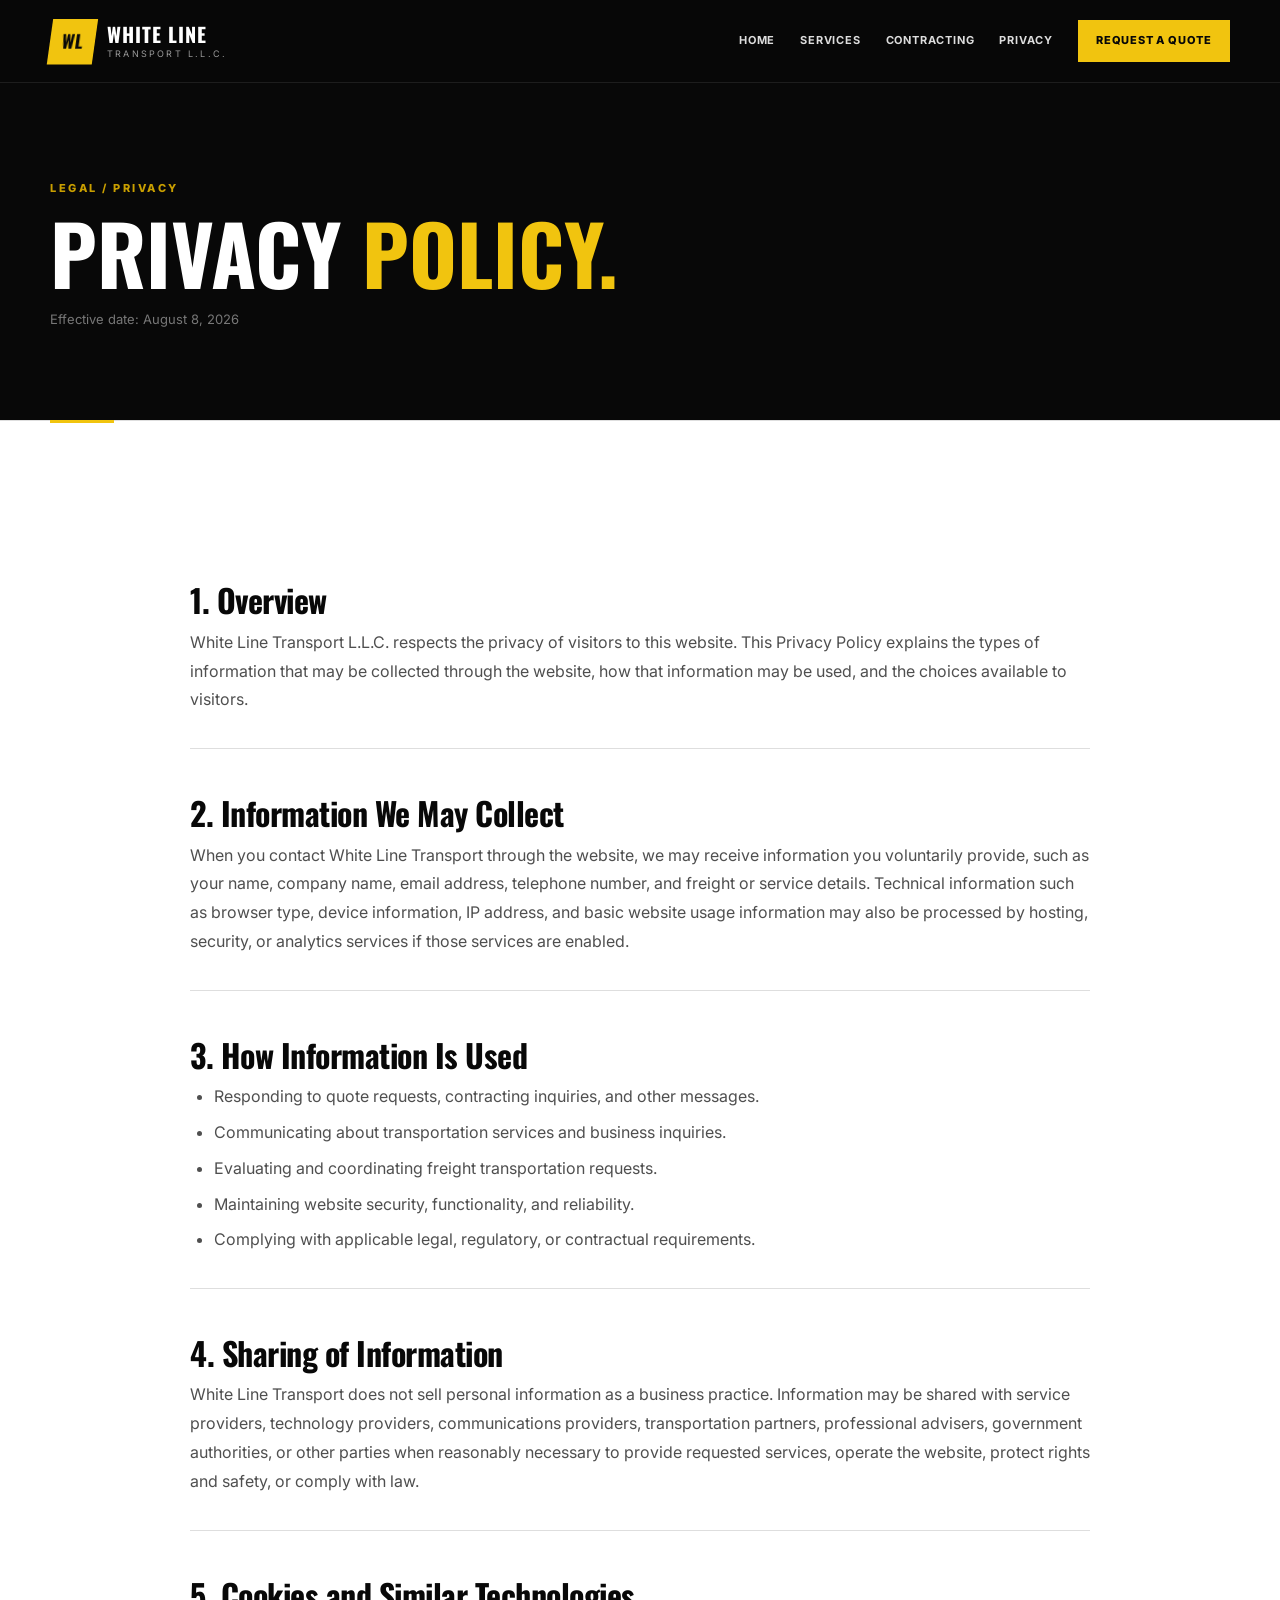
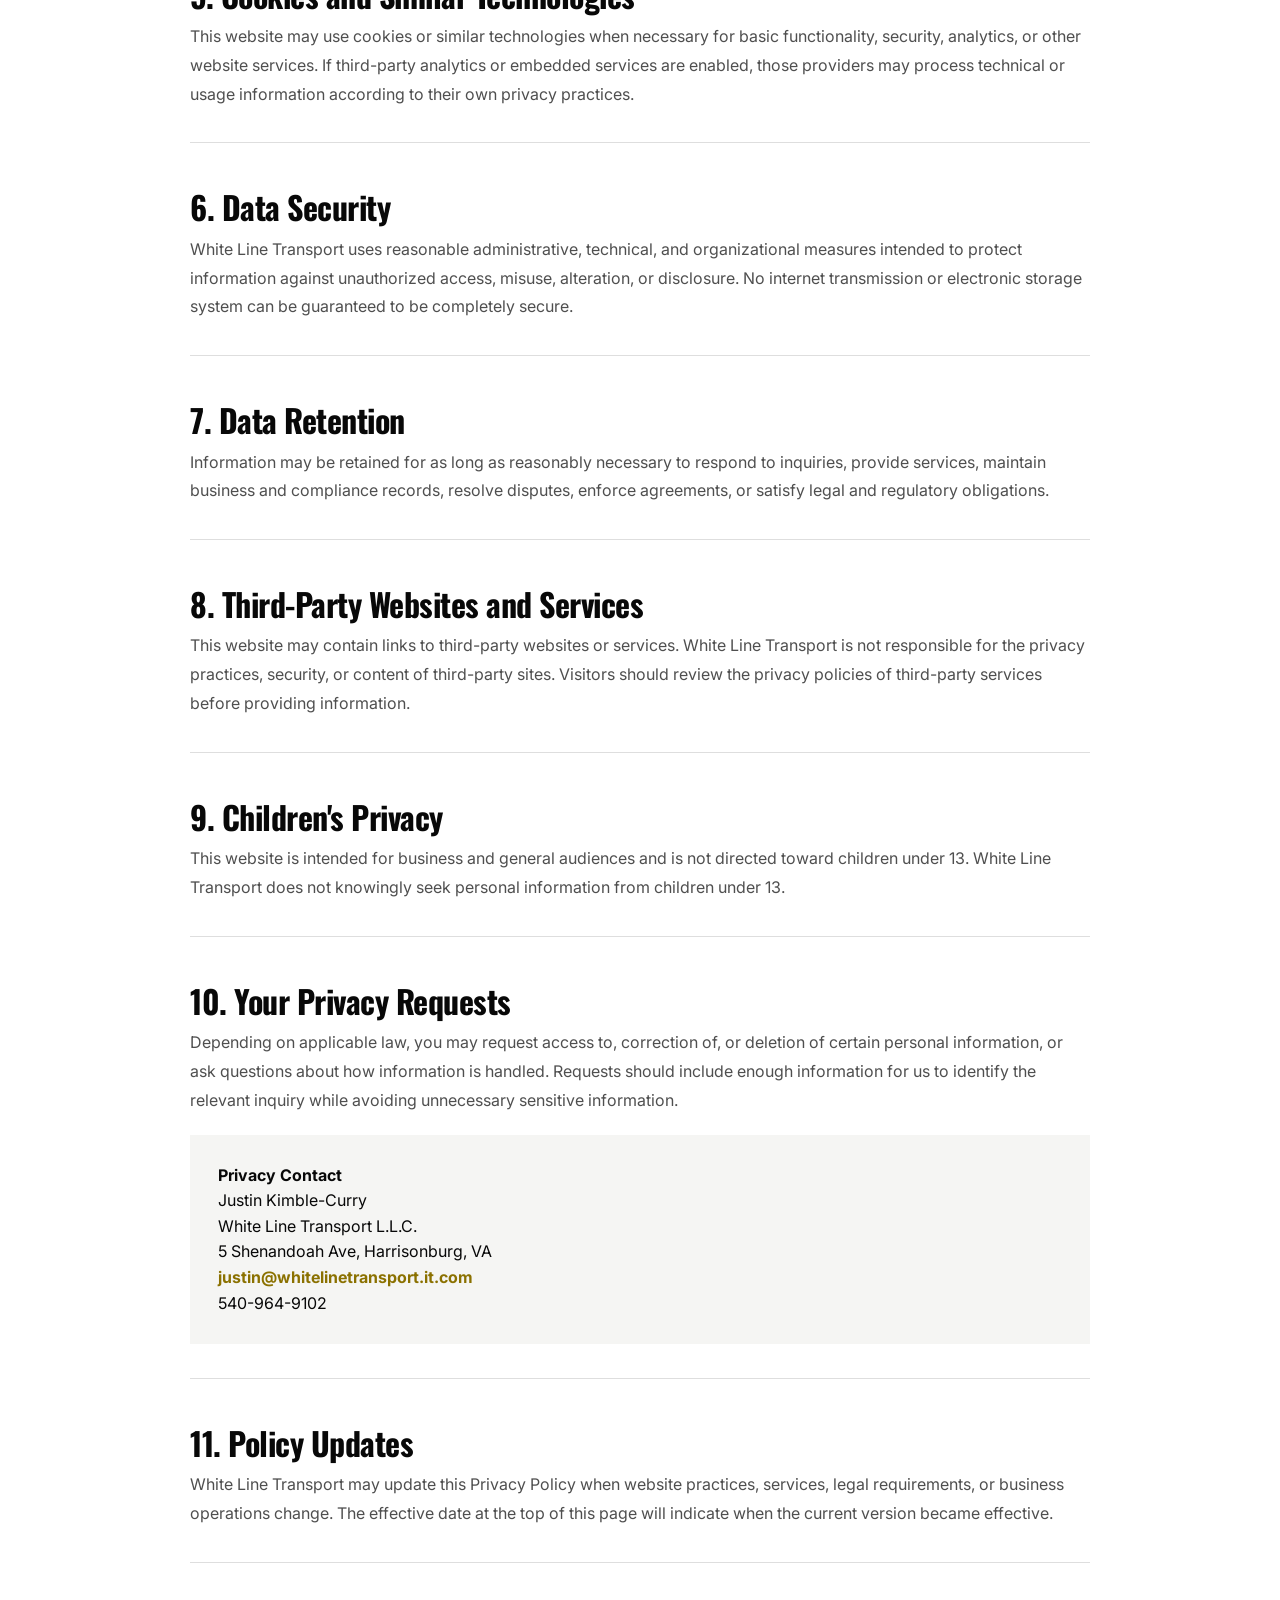
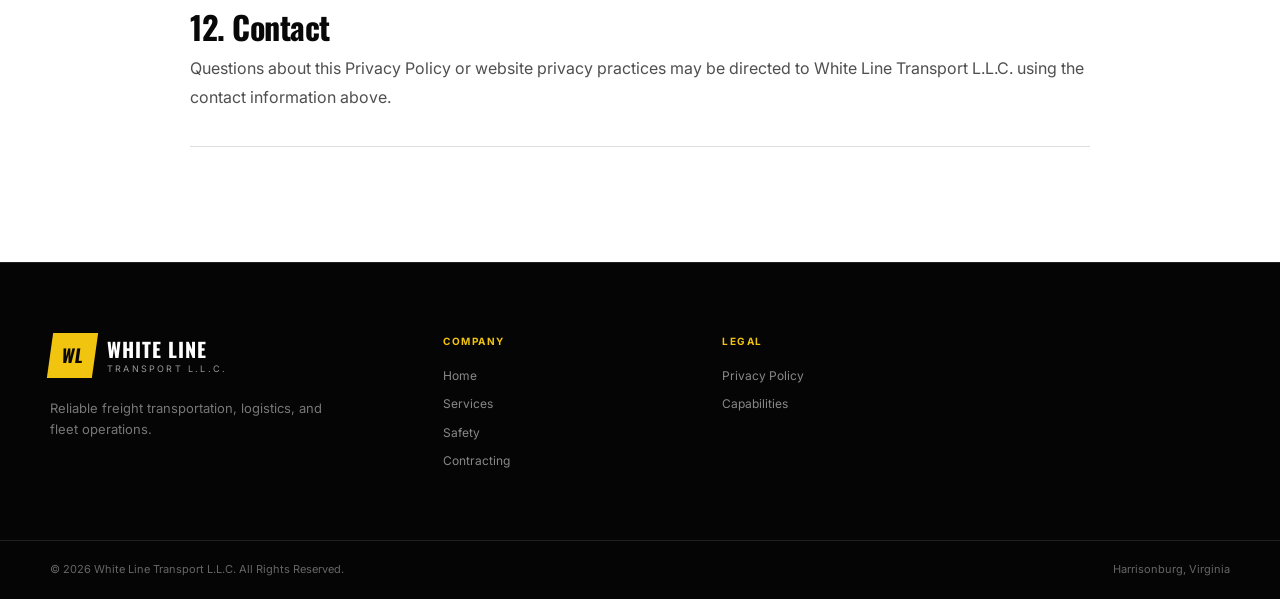
<file: privacy-policy.html>
<!DOCTYPE html>
<html lang="en">
<head>
    <meta charset="UTF-8">
    <meta name="viewport" content="width=device-width, initial-scale=1.0">
    <meta name="description" content="Privacy Policy for White Line Transport L.L.C.">
    <meta name="author" content="White Line Transport L.L.C.">
    <title>Privacy Policy | White Line Transport L.L.C.</title>
    <link rel="stylesheet" href="style.css">
    <link rel="preconnect" href="https://fonts.googleapis.com">
    <link rel="preconnect" href="https://fonts.gstatic.com" crossorigin>
    <link href="https://fonts.googleapis.com/css2?family=Inter:wght@400;500;600;700;800&family=Oswald:wght@400;500;600;700&display=swap" rel="stylesheet">
    <style>
        .policy-hero{padding:180px 0 90px;background:#080808;color:#fff}.policy-hero h1{font-family:var(--font-heading);font-size:clamp(50px,7vw,82px);line-height:.95;margin-top:16px}.policy-hero h1 span{color:var(--accent)}
        .policy-wrap{max-width:900px}.policy-meta{color:#777;font-size:13px;margin-top:18px}.policy-section{padding:34px 0;border-bottom:1px solid var(--line)}.policy-section h2{font-size:32px;margin-bottom:12px}.policy-section p,.policy-section li{color:#4f4f4f;line-height:1.8}.policy-section ul{padding-left:24px;margin-top:10px}.policy-section li+li{margin-top:7px}.policy-contact{background:var(--off-white);padding:28px;margin-top:20px}.policy-contact a{color:#8b7100;font-weight:700}
    </style>
</head>
<body>
<header class="site-header"><div class="container nav-container"><a href="index.html" class="logo"><div class="logo-mark">WL</div><div class="logo-text"><strong>WHITE LINE</strong><span>TRANSPORT L.L.C.</span></div></a><nav><a href="index.html">Home</a><a href="index.html#services">Services</a><a href="government-contracting.html">Contracting</a><a href="privacy-policy.html">Privacy</a><a href="index.html#quote" class="nav-button">Request a Quote</a></nav></div></header>
<main>
<section class="policy-hero"><div class="container"><div class="section-label">LEGAL / PRIVACY</div><h1>PRIVACY <span>POLICY.</span></h1><p class="policy-meta">Effective date: August 8, 2026</p></div></section>
<section class="section"><div class="container policy-wrap">
<div class="policy-section"><h2>1. Overview</h2><p>White Line Transport L.L.C. respects the privacy of visitors to this website. This Privacy Policy explains the types of information that may be collected through the website, how that information may be used, and the choices available to visitors.</p></div>
<div class="policy-section"><h2>2. Information We May Collect</h2><p>When you contact White Line Transport through the website, we may receive information you voluntarily provide, such as your name, company name, email address, telephone number, and freight or service details. Technical information such as browser type, device information, IP address, and basic website usage information may also be processed by hosting, security, or analytics services if those services are enabled.</p></div>
<div class="policy-section"><h2>3. How Information Is Used</h2><ul><li>Responding to quote requests, contracting inquiries, and other messages.</li><li>Communicating about transportation services and business inquiries.</li><li>Evaluating and coordinating freight transportation requests.</li><li>Maintaining website security, functionality, and reliability.</li><li>Complying with applicable legal, regulatory, or contractual requirements.</li></ul></div>
<div class="policy-section"><h2>4. Sharing of Information</h2><p>White Line Transport does not sell personal information as a business practice. Information may be shared with service providers, technology providers, communications providers, transportation partners, professional advisers, government authorities, or other parties when reasonably necessary to provide requested services, operate the website, protect rights and safety, or comply with law.</p></div>
<div class="policy-section"><h2>5. Cookies and Similar Technologies</h2><p>This website may use cookies or similar technologies when necessary for basic functionality, security, analytics, or other website services. If third-party analytics or embedded services are enabled, those providers may process technical or usage information according to their own privacy practices.</p></div>
<div class="policy-section"><h2>6. Data Security</h2><p>White Line Transport uses reasonable administrative, technical, and organizational measures intended to protect information against unauthorized access, misuse, alteration, or disclosure. No internet transmission or electronic storage system can be guaranteed to be completely secure.</p></div>
<div class="policy-section"><h2>7. Data Retention</h2><p>Information may be retained for as long as reasonably necessary to respond to inquiries, provide services, maintain business and compliance records, resolve disputes, enforce agreements, or satisfy legal and regulatory obligations.</p></div>
<div class="policy-section"><h2>8. Third-Party Websites and Services</h2><p>This website may contain links to third-party websites or services. White Line Transport is not responsible for the privacy practices, security, or content of third-party sites. Visitors should review the privacy policies of third-party services before providing information.</p></div>
<div class="policy-section"><h2>9. Children's Privacy</h2><p>This website is intended for business and general audiences and is not directed toward children under 13. White Line Transport does not knowingly seek personal information from children under 13.</p></div>
<div class="policy-section"><h2>10. Your Privacy Requests</h2><p>Depending on applicable law, you may request access to, correction of, or deletion of certain personal information, or ask questions about how information is handled. Requests should include enough information for us to identify the relevant inquiry while avoiding unnecessary sensitive information.</p><div class="policy-contact"><strong>Privacy Contact</strong><br>Justin Kimble-Curry<br>White Line Transport L.L.C.<br>5 Shenandoah Ave, Harrisonburg, VA<br><a href="mailto:justin@whitelinetransport.it.com">justin@whitelinetransport.it.com</a><br>540-964-9102</div></div>
<div class="policy-section"><h2>11. Policy Updates</h2><p>White Line Transport may update this Privacy Policy when website practices, services, legal requirements, or business operations change. The effective date at the top of this page will indicate when the current version became effective.</p></div>
<div class="policy-section"><h2>12. Contact</h2><p>Questions about this Privacy Policy or website privacy practices may be directed to White Line Transport L.L.C. using the contact information above.</p></div>
</div></section>
</main>
<footer><div class="container footer-main"><div class="footer-brand"><div class="logo"><div class="logo-mark">WL</div><div class="logo-text"><strong>WHITE LINE</strong><span>TRANSPORT L.L.C.</span></div></div><p>Reliable freight transportation, logistics, and fleet operations.</p></div><div class="footer-links"><h4>COMPANY</h4><a href="index.html">Home</a><a href="index.html#services">Services</a><a href="index.html#safety">Safety</a><a href="government-contracting.html">Contracting</a></div><div class="footer-links"><h4>LEGAL</h4><a href="privacy-policy.html">Privacy Policy</a><a href="government-contracting.html">Capabilities</a></div></div><div class="footer-bottom"><div class="container"><p>© 2026 White Line Transport L.L.C. All Rights Reserved.</p><p>Harrisonburg, Virginia</p></div></div></footer>
</body>
</html>
</file>
<file: style.css>
/* =========================================
   WHITE LINE TRANSPORT
   REFINED CORPORATE DESIGN SYSTEM
========================================= */

:root {
    --black: #080808;
    --black-soft: #111111;
    --dark: #171717;
    --white: #ffffff;
    --off-white: #f5f5f3;
    --gray: #a5a5a5;
    --gray-dark: #5f5f5f;
    --line: #dedede;
    --accent: #f1c40f;
    --accent-dark: #c99f00;
    --max-width: 1180px;
    --section-space: clamp(85px, 9vw, 125px);
    --font-body: "Inter", sans-serif;
    --font-heading: "Oswald", sans-serif;
}

* { margin: 0; padding: 0; box-sizing: border-box; }
html { scroll-behavior: smooth; scroll-padding-top: 82px; }
body { font-family: var(--font-body); background: var(--white); color: var(--black); line-height: 1.6; }
body::selection { background: var(--accent); color: var(--black); }
img { max-inline-size: 100%; display: block; }
a { color: inherit; text-decoration: none; }
button, input, textarea { font: inherit; }

.container { inline-size: min(calc(100% - 40px), var(--max-width)); margin: 0 auto; }

.section { position: relative; padding: var(--section-space) 0; border-top: 1px solid var(--line); }
.section::before { content: ""; position: absolute; inset-block-start: -1px; inset-inline-start: max(20px, calc((100% - var(--max-width)) / 2)); inline-size: 64px; block-size: 3px; background: var(--accent); }
.section-label { color: var(--accent-dark); font-size: 11px; font-weight: 800; letter-spacing: 2.5px; text-transform: uppercase; }
h2 { margin-block-start: 14px; font-family: var(--font-heading); font-size: clamp(43px, 5.5vw, 72px); line-height: .98; letter-spacing: -.5px; }
h2 span { color: var(--accent); }
.lead { font-size: 19px; line-height: 1.8; }

.site-header { position: fixed; inset-block-start: 0; inset-inline: 0; z-index: 1000; background: rgba(8,8,8,.97); border-block-end: 1px solid rgba(255,255,255,.09); backdrop-filter: blur(10px); }
.nav-container { min-block-size: 82px; display: flex; align-items: center; justify-content: space-between; }
.logo { display: flex; align-items: center; gap: 12px; }
.logo-mark { inline-size: 45px; block-size: 45px; display: grid; place-items: center; background: var(--accent); color: var(--black); font-family: var(--font-heading); font-size: 18px; font-weight: 700; transform: skew(-8deg); }
.logo-text { display: flex; flex-direction: column; line-height: 1; }
.logo-text strong { color: var(--white); font-family: var(--font-heading); font-size: 20px; letter-spacing: 1px; }
.logo-text span { color: #999; font-size: 9px; letter-spacing: 2.2px; margin-block-start: 5px; }
nav { display: flex; align-items: center; gap: 25px; }
nav a { color: #ddd; font-size: 11px; font-weight: 700; text-transform: uppercase; letter-spacing: .8px; transition: .25s ease; }
nav a:hover { color: var(--accent); }
.nav-button { padding: 12px 18px; background: var(--accent); color: var(--black) !important; font-weight: 800; }
.mobile-menu-button { display: none; inline-size: 42px; block-size: 42px; background: transparent; border: 0; cursor: pointer; }
.mobile-menu-button span { display: block; block-size: 2px; background: white; margin: 6px 0; }

.hero { min-block-size: 850px; position: relative; display: flex; align-items: center; background: linear-gradient(90deg,rgba(0,0,0,.97) 0%,rgba(0,0,0,.83) 45%,rgba(0,0,0,.34) 100%),url("https://images.unsplash.com/photo-1586191582151-f73872dfd4a7?auto=format&fit=crop&w=2000&q=85") center/cover; color: white; }
.hero-overlay { position: absolute; inset: 0; background: linear-gradient(135deg,rgba(241,196,15,.08),transparent 35%); }
.hero-content { position: relative; padding-block-start: 100px; max-inline-size: 900px; }
.hero-label { color: var(--accent); font-size: 11px; font-weight: 800; letter-spacing: 2.5px; text-transform: uppercase; }
.hero h1 { margin-block-start: 20px; font-family: var(--font-heading); font-size: clamp(58px,8vw,105px); line-height: .94; letter-spacing: -1px; }
.hero h1 span { color: var(--accent); }
.hero p { max-inline-size: 690px; margin-block-start: 30px; color: #d0d0d0; font-size: 18px; line-height: 1.8; }
.hero-buttons { display: flex; flex-wrap: wrap; gap: 14px; margin-block-start: 35px; }
.button { display: inline-flex; align-items: center; justify-content: center; min-block-size: 50px; padding: 0 24px; border: 2px solid transparent; font-size: 12px; font-weight: 800; text-transform: uppercase; letter-spacing: 1px; cursor: pointer; transition: .25s ease; }
.button-primary { background: var(--accent); color: var(--black); }
.button-primary:hover { background: white; transform: translateY(-2px); }
.button-outline { border-color: rgba(255,255,255,.45); color: white; }
.button-outline:hover { border-color: var(--accent); color: var(--accent); }
.hero-credentials { display: flex; flex-wrap: wrap; gap: 35px; margin-block-start: 70px; padding-block-start: 25px; border-block-start: 1px solid rgba(255,255,255,.18); }
.hero-credentials div { display: flex; flex-direction: column; }
.hero-credentials strong { font-family: var(--font-heading); font-size: 22px; letter-spacing: 1px; }
.hero-credentials span { color: #aaa; margin-block-start: 3px; font-size: 9px; text-transform: uppercase; letter-spacing: 1.2px; }

.trust-bar { background: var(--accent); color: var(--black); }
.trust-grid { display: grid; grid-template-columns: repeat(4,1fr); }
.trust-item { padding: 24px 20px; border-inline-end: 1px solid rgba(0,0,0,.15); }
.trust-item:last-child { border-inline-end: 0; }
.trust-item strong { display: block; font-family: var(--font-heading); font-size: 18px; }
.trust-item span { display: block; margin-block-start: 3px; font-size: 10px; font-weight: 600; text-transform: uppercase; }

.about-section { background: var(--white); }
.two-column { display: grid; grid-template-columns: 1fr 1.1fr; gap: 90px; align-items: start; }
.about-copy p + p { margin-block-start: 18px; }

.dark-section { background: var(--black); color: white; border-top-color: #252525; }
.dark-section::before { background: var(--accent); }
.center-heading { max-inline-size: 720px; margin: 0 auto 60px; text-align: center; }
.center-heading h2 { margin-block-end: 20px; }
.center-heading p { color: #999; font-size: 16px; }
.competency-grid { display: grid; grid-template-columns: repeat(3,1fr); gap: 1px; background: #303030; }
.competency-card { position: relative; padding: 45px 35px; background: #111; min-block-size: 320px; overflow: hidden; border-top: 3px solid transparent; transition: .25s ease; }
.competency-card:hover { background: #191919; border-top-color: var(--accent); transform: translateY(-4px); }
.card-number { position: absolute; inset-block-start: 20px; inset-inline-end: 25px; color: #292929; font-family: var(--font-heading); font-size: 50px; font-weight: 700; }
.card-icon { font-size: 40px; margin-block-end: 25px; }
.competency-card h3 { font-family: var(--font-heading); font-size: 27px; letter-spacing: .5px; }
.competency-card p { color: #999; margin-block-start: 15px; line-height: 1.7; }

.services-heading { margin-block-end: 70px; }
.services-heading > p { color: var(--gray-dark); padding-block-start: 35px; }
.service-list { border-block-start: 2px solid var(--black); }
.service-row { display: grid; grid-template-columns: 1fr 1fr; gap: 60px; padding: 34px 20px; border-block-end: 1px solid var(--line); transition: .2s ease; }
.service-row:hover { background: var(--off-white); padding-inline: 30px; }
.service-title { font-family: var(--font-heading); font-size: 27px; display: flex; gap: 22px; align-items: center; }
.service-title span { color: var(--accent-dark); font-family: var(--font-body); font-size: 11px; font-weight: 800; }
.service-row p { color: var(--gray-dark); line-height: 1.8; }

.safety-section { background: var(--off-white); }
.safety-header { display: grid; grid-template-columns: 1fr 1fr; gap: 80px; align-items: end; margin-block-end: 65px; }
.safety-header > p { color: var(--gray-dark); font-size: 17px; line-height: 1.8; }
.safety-grid { display: grid; grid-template-columns: repeat(3,1fr); gap: 1px; background: #cfcfcf; border: 1px solid #cfcfcf; }
.safety-item { padding: 35px; background: var(--off-white); transition: .2s ease; }
.safety-item:hover { background: white; }
.safety-icon { inline-size: 34px; block-size: 34px; display: grid; place-items: center; background: var(--accent); font-weight: 900; margin-block-end: 20px; }
.safety-item h3 { font-family: var(--font-heading); font-size: 21px; }
.safety-item p { color: var(--gray-dark); margin-block-start: 10px; font-size: 14px; line-height: 1.7; }

.contracting-section { background: var(--black); color: white; border-top-color: #252525; }
.contracting-section::before { background: var(--accent); }
.contracting-header { display: grid; grid-template-columns: 1fr 1fr; gap: 80px; align-items: end; margin-block-end: 65px; }
.contracting-header p { color: #aaa; margin-block-end: 25px; }
.credentials { display: grid; grid-template-columns: repeat(4,1fr); gap: 1px; background: #303030; }
.credential { padding: 30px; background: #151515; border-top: 2px solid transparent; transition: .2s ease; }
.credential:hover { border-top-color: var(--accent); background: #1b1b1b; }
.credential span { color: #777; font-size: 9px; font-weight: 800; letter-spacing: 1.5px; }
.credential strong { display: block; margin-block-start: 12px; color: var(--accent); font-family: var(--font-heading); font-size: 27px; }
.credential .uei { font-size: 20px; letter-spacing: 1px; }
.credential p { color: #888; margin-block-start: 8px; font-size: 12px; line-height: 1.6; }

.quote-section { background: var(--accent); border-top-color: #c99f00; }
.quote-section::before { background: var(--black); }
.quote-container { display: grid; grid-template-columns: .85fr 1.15fr; gap: 80px; align-items: start; }
.quote-intro p { max-inline-size: 500px; margin-block-start: 25px; font-size: 16px; line-height: 1.8; }
.direct-contact { display: flex; flex-direction: column; gap: 10px; margin-block-start: 30px; font-weight: 800; }
.direct-contact a:hover { text-decoration: underline; }
.quote-form { padding: 38px; background: white; border: 1px solid rgba(0,0,0,.15); box-shadow: 0 20px 60px rgba(0,0,0,.12); }
.form-row { display: grid; grid-template-columns: 1fr 1fr; gap: 18px; }
.form-group { display: flex; flex-direction: column; gap: 7px; margin-block-end: 18px; }
.form-group label { font-size: 10px; font-weight: 800; letter-spacing: 1.2px; text-transform: uppercase; }
.form-group input,.form-group textarea { inline-size: 100%; padding: 13px 14px; border: 1px solid #ccc; background: #fafafa; color: var(--black); outline: none; transition: .2s ease; }
.form-group input:focus,.form-group textarea:focus { border-color: var(--black); box-shadow: 0 0 0 2px rgba(241,196,15,.35); }
.form-group textarea { resize: vertical; min-block-size: 130px; }
.form-button { inline-size: 100%; border: 0; }
.form-message { margin-block-start: 12px; font-size: 13px; font-weight: 700; }

.contact-section { padding: 95px 0; background: #101010; color: white; border-top: 1px solid #2b2b2b; position: relative; }
.contact-section::before { content: ""; position: absolute; inset-block-start: 0; inset-inline-start: 0; inline-size: 110px; block-size: 4px; background: var(--accent); }
.contact-grid { display: grid; grid-template-columns: .8fr 1.2fr; gap: 90px; align-items: start; }
.contact-section h2 { margin-block-start: 14px; }
.contact-details { display: grid; grid-template-columns: 1fr 1fr; gap: 1px; background: #303030; }
.contact-item { min-block-size: 135px; padding: 28px; background: #171717; }
.contact-item span { display: block; color: #777; font-size: 9px; font-weight: 800; letter-spacing: 1.5px; }
.contact-item strong,.contact-item a { display: block; margin-block-start: 10px; font-family: var(--font-heading); font-size: 20px; }
.contact-item a:hover { color: var(--accent); }

footer { background: #050505; color: white; border-top: 1px solid #222; }
.footer-main { display: grid; grid-template-columns: 1.5fr 1fr 1fr 1fr; gap: 50px; padding: 70px 0; }
.footer-brand p { max-inline-size: 300px; color: #777; margin-block-start: 20px; font-size: 13px; }
.footer-links { display: flex; flex-direction: column; gap: 9px; }
.footer-links h4 { color: var(--accent); margin-block-end: 8px; font-size: 10px; letter-spacing: 1.5px; }
.footer-links a,.footer-links span { color: #888; font-size: 12px; }
.footer-links a:hover { color: white; }
.footer-bottom { padding: 20px 0; border-top: 1px solid #202020; color: #666; font-size: 11px; }
.footer-bottom .container { display: flex; justify-content: space-between; gap: 20px; }

@media (max-width: 1000px) {
    nav { gap: 14px; }
    nav a { font-size: 10px; }
    .two-column,.safety-header,.contracting-header,.quote-container,.contact-grid { gap: 50px; }
    .credentials { grid-template-columns: repeat(2,1fr); }
    .footer-main { grid-template-columns: repeat(2,1fr); }
}

@media (max-width: 760px) {
    .container { inline-size: min(calc(100% - 28px), var(--max-width)); }
    .nav-container { min-block-size: 70px; }
    .mobile-menu-button { display: block; }
    nav { position: absolute; inset-block-start: 70px; inset-inline: 0; display: none; flex-direction: column; align-items: stretch; gap: 0; padding: 8px 14px 18px; background: rgba(8,8,8,.98); border-top: 1px solid #222; }
    nav.active { display: flex; }
    nav a { padding: 14px 10px; font-size: 11px; border-bottom: 1px solid #202020; }
    .nav-button { margin-top: 8px; text-align: center; border: 0; }
    .hero { min-block-size: 760px; }
    .hero-content { padding-block-start: 90px; }
    .hero h1 { font-size: clamp(50px,14vw,78px); }
    .hero p { font-size: 16px; }
    .hero-credentials { gap: 20px; margin-block-start: 45px; }
    .trust-grid,.two-column,.competency-grid,.service-row,.safety-grid,.safety-header,.contracting-header,.quote-container,.form-row,.contact-grid { grid-template-columns: 1fr; }
    .trust-item { border-inline-end: 0; border-bottom: 1px solid rgba(0,0,0,.15); }
    .trust-item:last-child { border-bottom: 0; }
    .section { padding: 80px 0; }
    .two-column { gap: 35px; }
    .center-heading { margin-bottom: 40px; }
    .competency-card { min-block-size: auto; }
    .service-row { gap: 15px; padding: 28px 8px; }
    .service-row:hover { padding-inline: 14px; }
    .safety-header,.contracting-header { gap: 30px; margin-bottom: 40px; }
    .credentials { grid-template-columns: 1fr; }
    .quote-form { padding: 24px 18px; }
    .contact-details { grid-template-columns: 1fr; }
    .footer-main { grid-template-columns: 1fr 1fr; gap: 35px 25px; }
    .footer-bottom .container { flex-direction: column; }
}

@media (max-width: 460px) {
    .logo-text strong { font-size: 17px; }
    .logo-mark { inline-size: 40px; block-size: 40px; }
    .hero-buttons .button { inline-size: 100%; }
    .footer-main { grid-template-columns: 1fr; }
}
</file>
